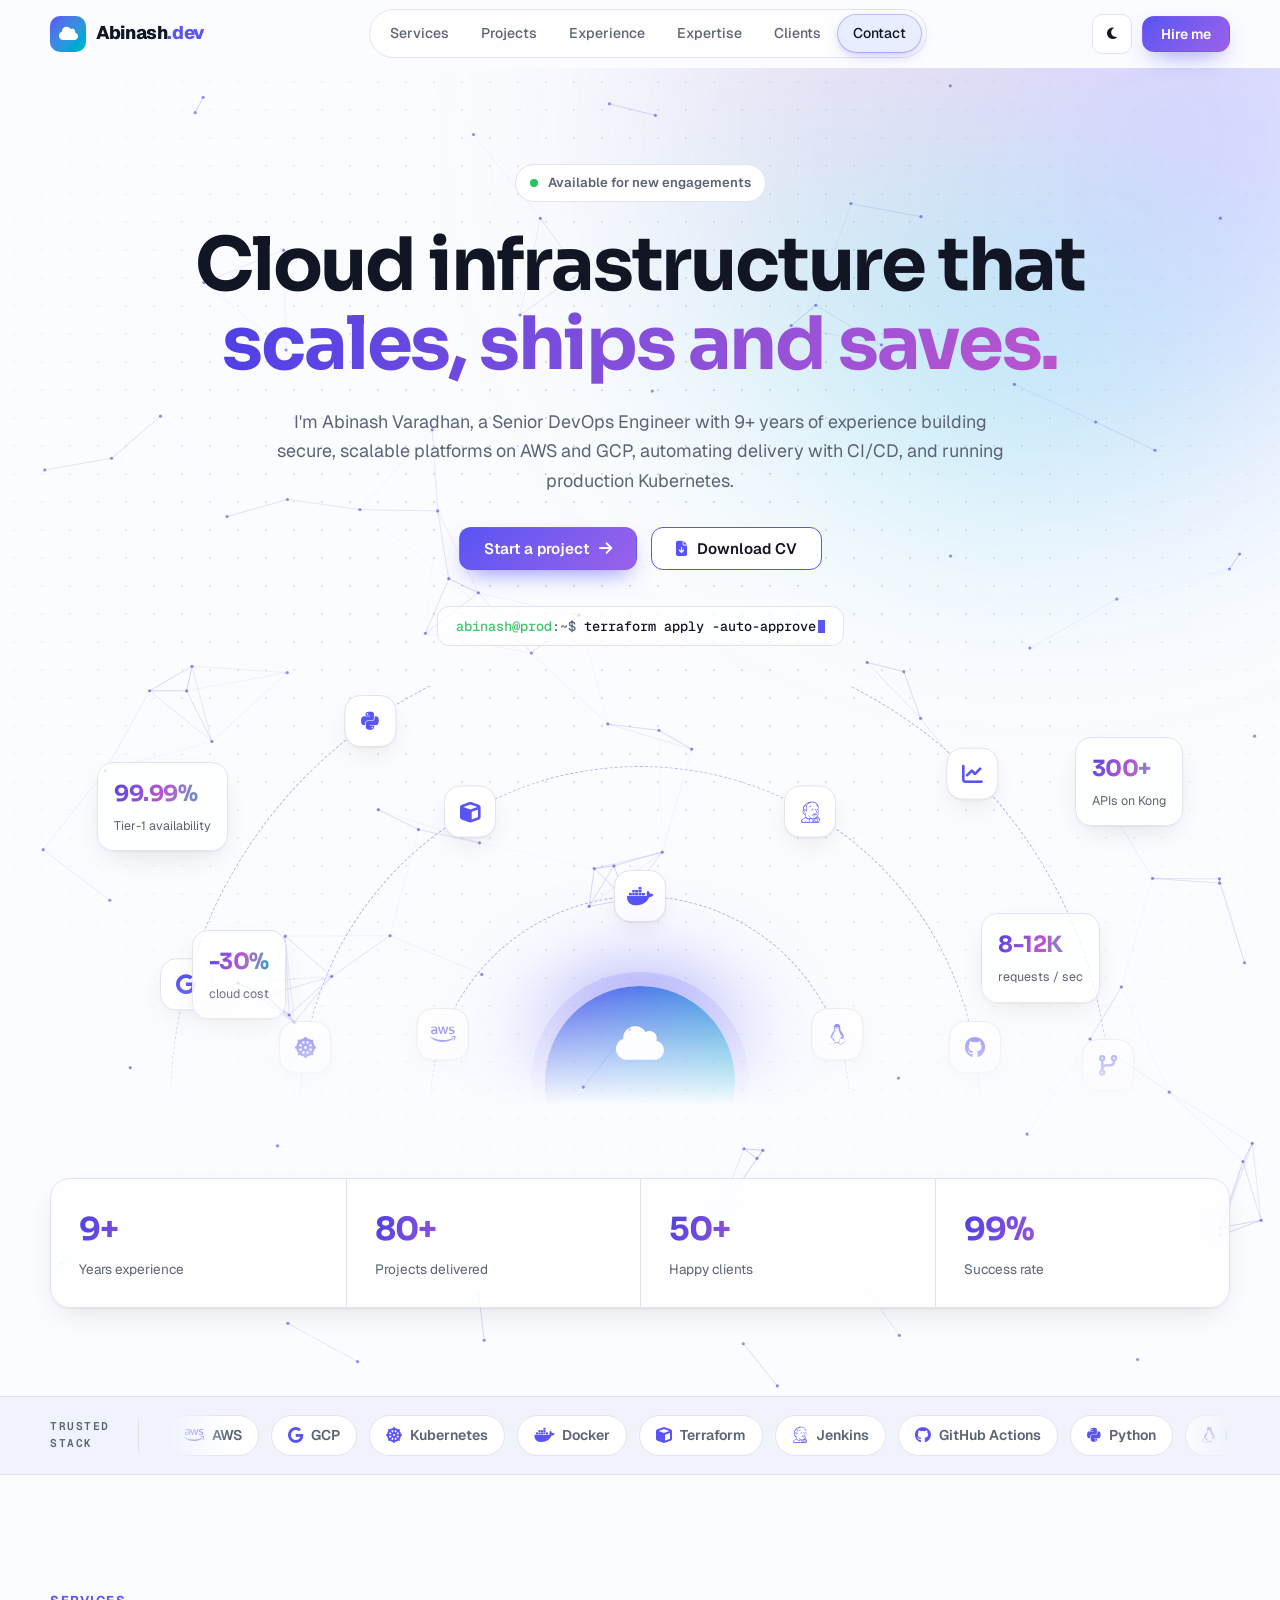
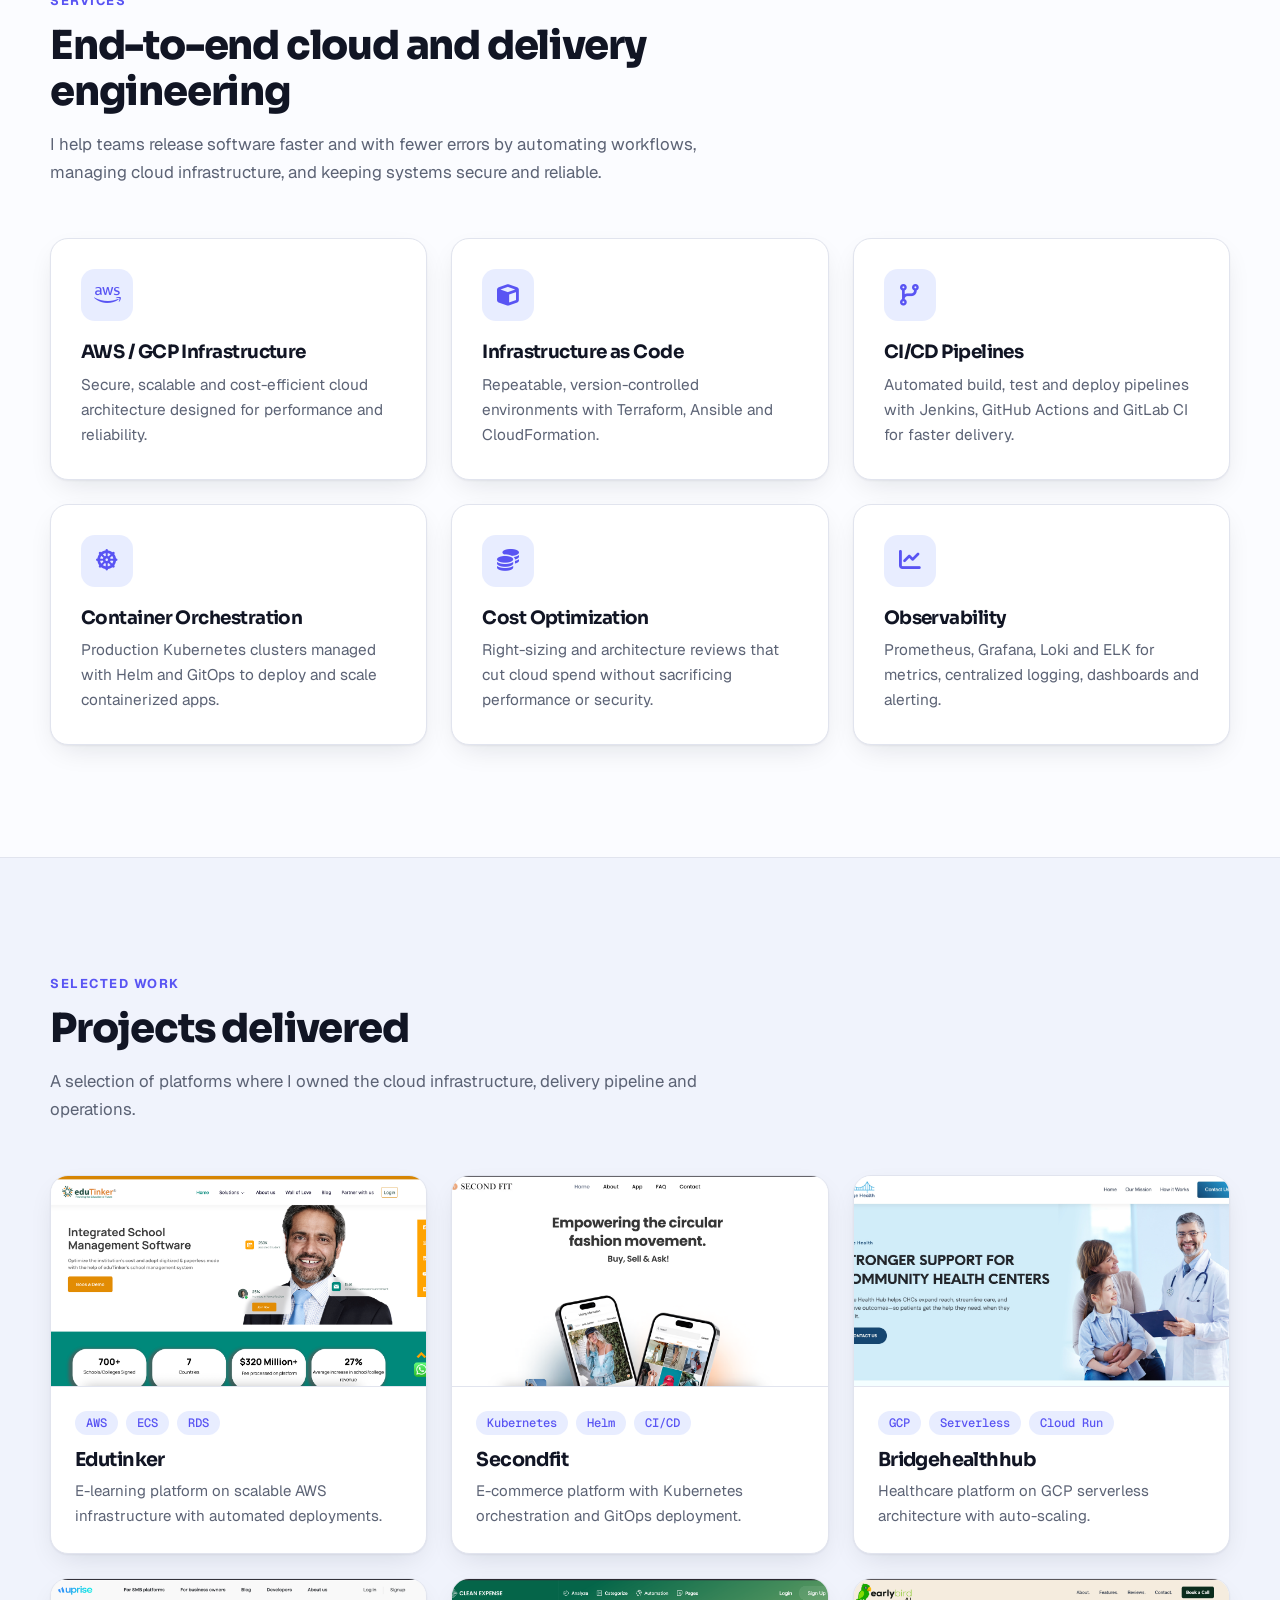
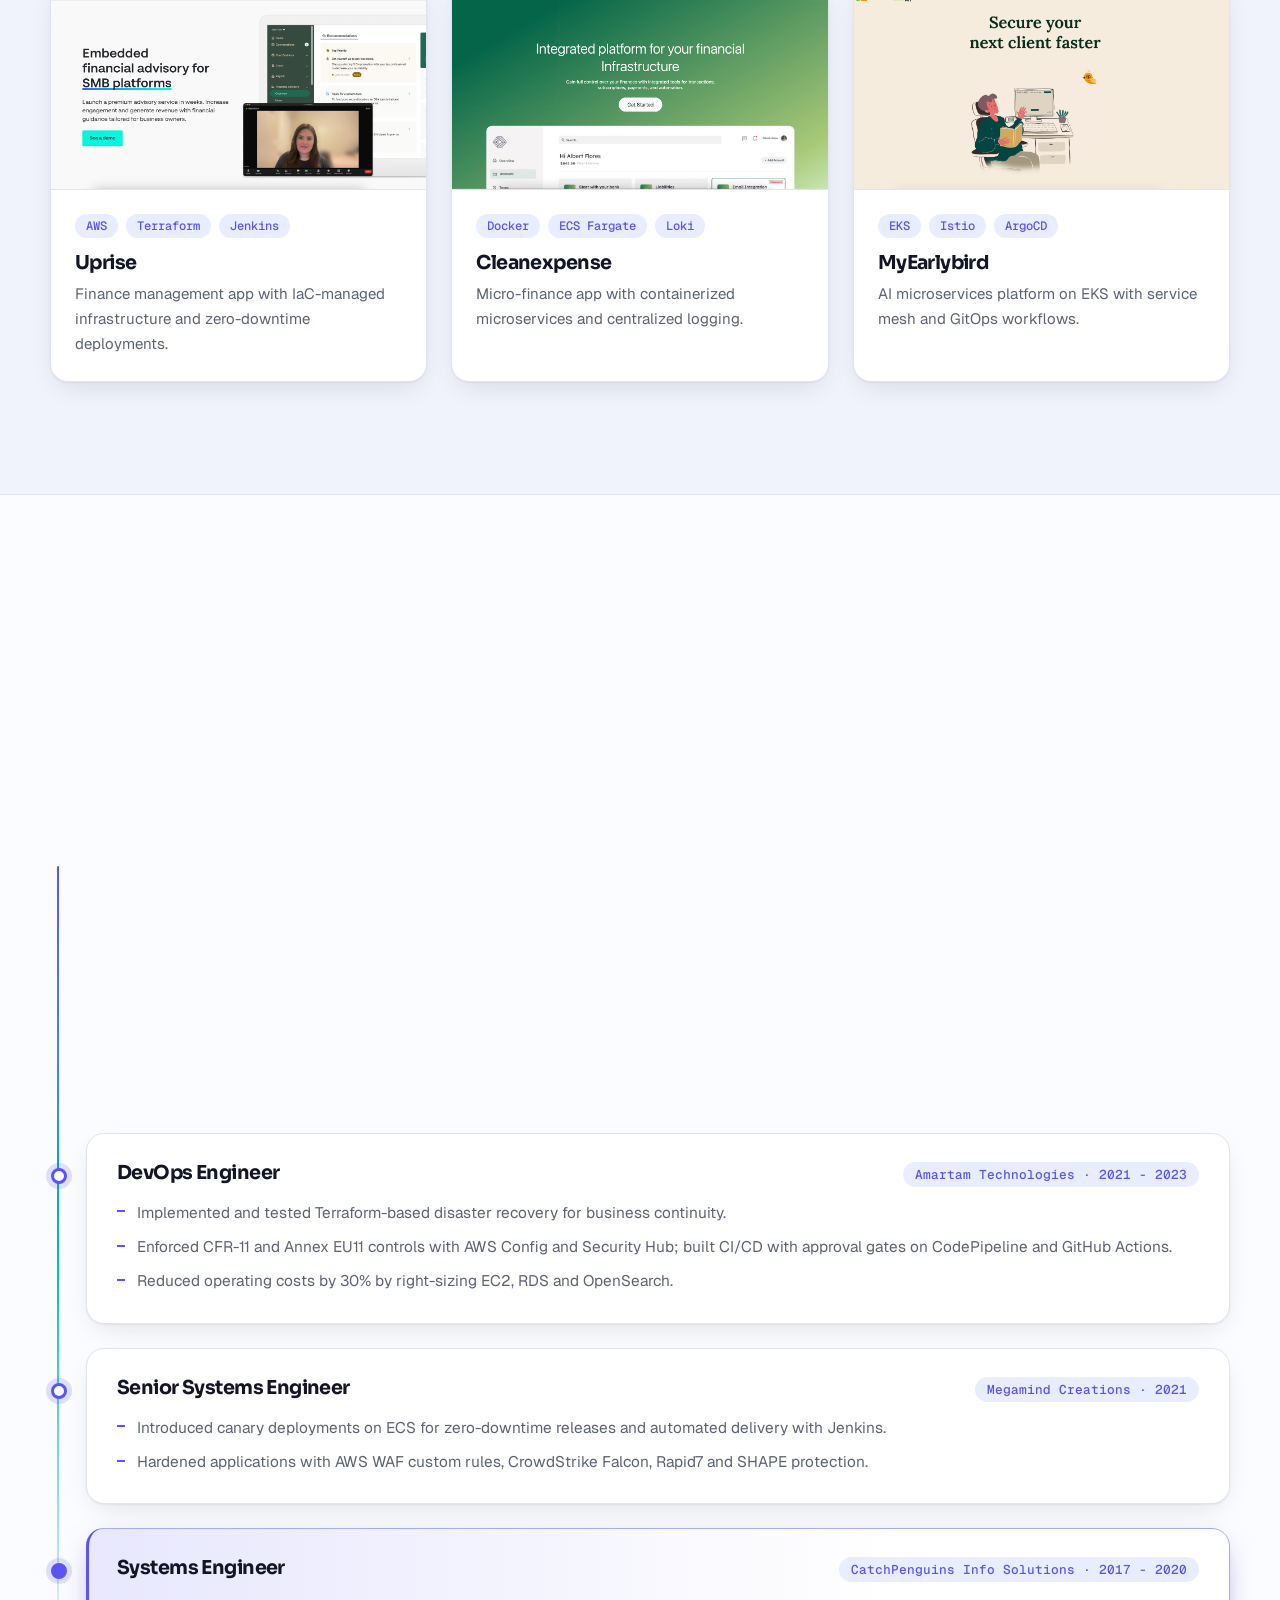
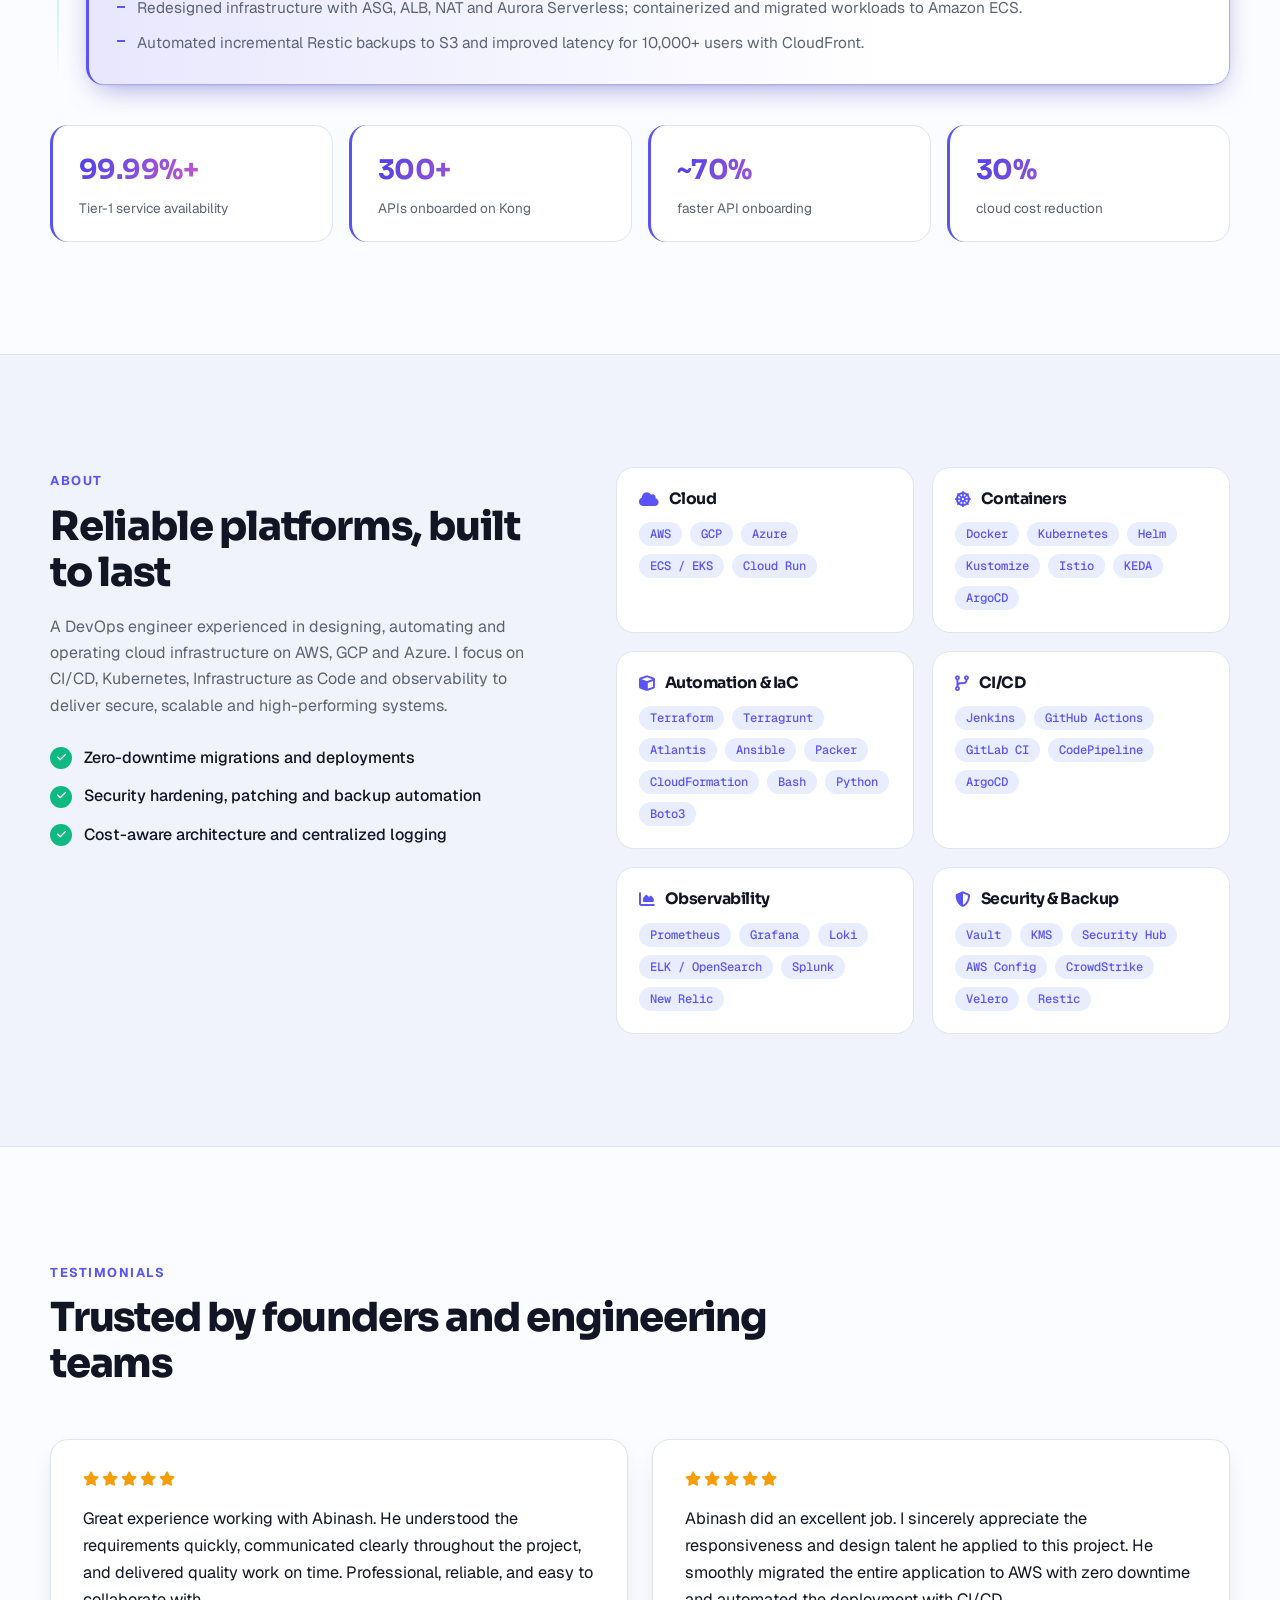
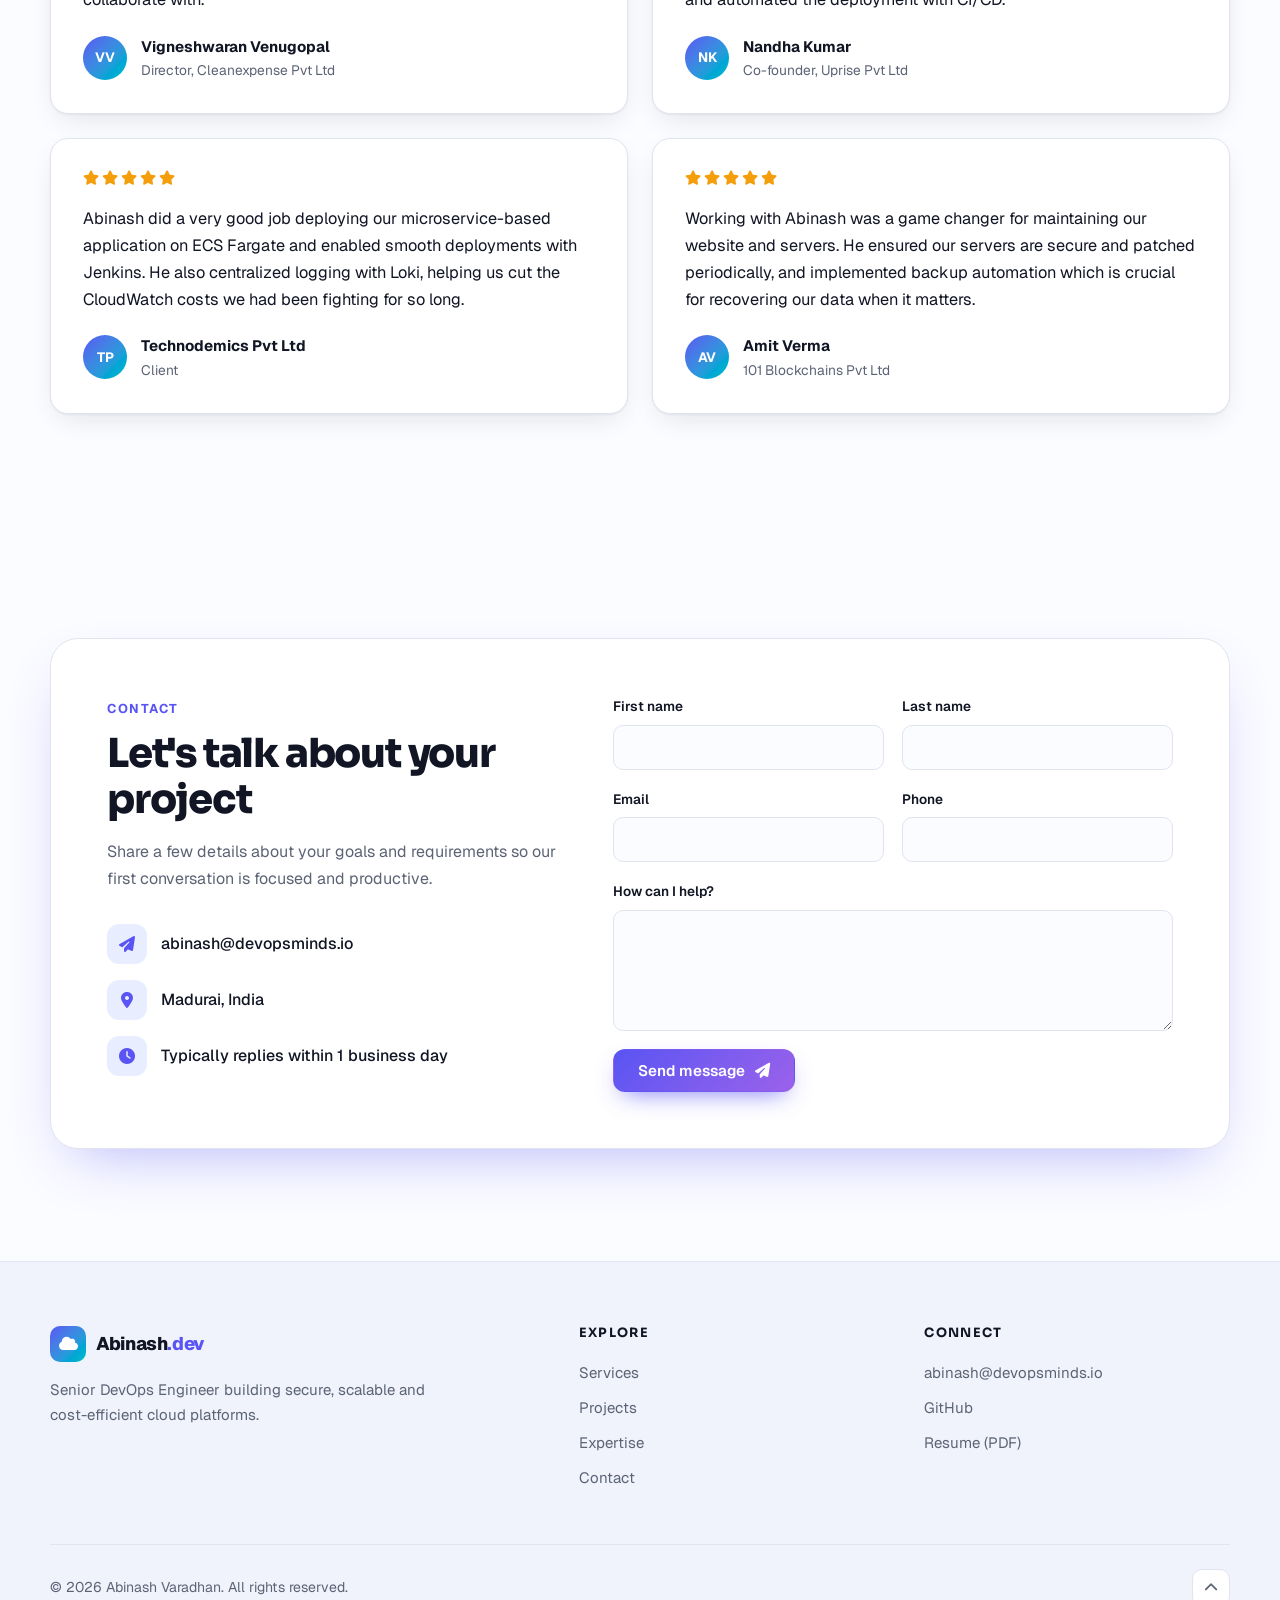
<file: index.html>
<!DOCTYPE html>
<html lang="en">
  <head>
    <meta charset="UTF-8" />
    <meta name="viewport" content="width=device-width, initial-scale=1.0" />
    <title>Abinash Varadhan | Senior DevOps &amp; Cloud Engineer</title>
    <meta name="description" content="Abinash Varadhan - Senior DevOps Engineer with 9+ years of experience in AWS, GCP, Kubernetes, Terraform, CI/CD and cloud cost optimization." />
    <meta name="keywords" content="DevOps, AWS, GCP, Kubernetes, Docker, Terraform, CI/CD, Cloud Infrastructure, SRE" />
    <meta name="author" content="Abinash Varadhan" />
    <meta name="theme-color" content="#0f1020" />
    <meta name="color-scheme" content="light dark" />

    <meta property="og:type" content="website" />
    <meta property="og:title" content="Abinash Varadhan | Senior DevOps &amp; Cloud Engineer" />
    <meta property="og:description" content="Secure, scalable and cost-efficient cloud infrastructure, CI/CD and Kubernetes platforms." />
    <meta property="og:image" content="./img/portfolio/myearlybird.png" />
    <meta name="twitter:card" content="summary_large_image" />

    <link rel="icon" type="image/png" href="./img/fevicon.png" />
    <link rel="preconnect" href="https://fonts.googleapis.com" />
    <link rel="preconnect" href="https://fonts.gstatic.com" crossorigin />
    <link rel="stylesheet" href="https://fonts.googleapis.com/css2?family=Geist:wght@400;500;600;700;800&family=Geist+Mono:wght@500&family=Sora:wght@600;700;800&display=swap" />
    <link rel="stylesheet" href="https://cdnjs.cloudflare.com/ajax/libs/font-awesome/6.4.0/css/all.min.css" />
    <link rel="stylesheet" href="./css/style.css" />
    <script>
      // Apply theme before paint to avoid a flash
      (function () {
        var t = localStorage.getItem("theme");
        if (!t) t = matchMedia("(prefers-color-scheme: dark)").matches ? "dark" : "light";
        document.documentElement.dataset.theme = t;
      })();
    </script>
    <script type="application/ld+json">
      {
        "@context": "https://schema.org",
        "@type": "Person",
        "name": "Abinash Varadhan",
        "jobTitle": "Senior DevOps Engineer",
        "email": "mailto:abinash@devopsminds.io",
        "address": { "@type": "PostalAddress", "addressLocality": "Madurai", "addressCountry": "IN" },
        "knowsAbout": ["AWS", "GCP", "Kubernetes", "Terraform", "CI/CD", "Docker"]
      }
    </script>
  </head>
  <body>
    <a class="skip-link" href="#main">Skip to content</a>
    <div class="scroll-progress" id="scrollProgress" aria-hidden="true"></div>

    <header class="site-header" id="top">
      <div class="container nav">
        <a href="#top" class="brand" aria-label="Abinash Varadhan - home">
          <span class="brand-mark"><i class="fas fa-cloud"></i></span>
          <span class="brand-name">Abinash<span>.dev</span></span>
        </a>

        <nav id="primary-nav" class="nav-links" aria-label="Primary">
          <span class="nav-ind" aria-hidden="true"></span>
          <a href="#services">Services</a>
          <a href="#projects">Projects</a>
          <a href="#experience">Experience</a>
          <a href="#expertise">Expertise</a>
          <a href="#testimonials">Clients</a>
          <a href="#contact">Contact</a>
        </nav>

        <div class="nav-actions">
          <button class="icon-btn" id="themeToggle" type="button" aria-label="Toggle dark mode">
            <i class="fas fa-moon" aria-hidden="true"></i>
            <i class="fas fa-sun" aria-hidden="true"></i>
          </button>
          <a href="#contact" class="btn btn-primary btn-sm nav-cta">Hire me</a>
          <button class="icon-btn menu-btn" id="menuBtn" type="button" aria-label="Open menu" aria-expanded="false" aria-controls="primary-nav">
            <i class="fas fa-bars" aria-hidden="true"></i>
          </button>
        </div>
      </div>
    </header>

    <main id="main">
      <!-- Hero -->
      <section class="hero">
        <div class="hero-bg" aria-hidden="true"></div>
        <canvas class="hero-canvas" id="heroCanvas" aria-hidden="true"></canvas>
        <div class="container hero-center">
          <p class="eyebrow"><span class="dot"></span> Available for new engagements</p>
          <h1>Cloud infrastructure that <span class="gradient-text">scales, ships and saves.</span></h1>
          <p class="lead">
            I'm Abinash Varadhan, a Senior DevOps Engineer with 9+ years of experience building secure, scalable
            platforms on AWS and GCP, automating delivery with CI/CD, and running production Kubernetes.
          </p>
          <div class="hero-cta">
            <a href="#contact" class="btn btn-primary">Start a project <i class="fas fa-arrow-right" aria-hidden="true"></i></a>
            <a href="./resume/Abinash_Varadhan_DevOps_Resume.pdf" target="_blank" rel="noopener" download class="btn btn-ghost btn-cv"><i class="fas fa-file-arrow-down" aria-hidden="true"></i> Download CV</a>
          </div>
          <p class="typed" aria-hidden="true"><span class="prompt">abinash@prod</span><span class="sep">:~$</span> <span id="typed"></span><span class="caret"></span></p>
        </div>

        <div class="container">
          <div class="orbit" aria-label="Core technology stack">
            <div class="orb-card oc-1"><strong>99.99%</strong><span>Tier-1 availability</span></div>
            <div class="orb-card oc-2"><strong>300+</strong><span>APIs on Kong</span></div>
            <div class="orb-card oc-3"><strong>-30%</strong><span>cloud cost</span></div>
            <div class="orb-card oc-4"><strong>8-12K</strong><span>requests / sec</span></div>

            <div class="ring" style="--d: 420px; --t: 40s">
              <div class="node" style="--a: 200deg"><span><i class="fab fa-aws"></i></span></div>
              <div class="node" style="--a: 270deg"><span><i class="fab fa-docker"></i></span></div>
              <div class="node" style="--a: 340deg"><span><i class="fab fa-linux"></i></span></div>
            </div>
            <div class="ring" style="--d: 680px; --t: 64s">
              <div class="node" style="--a: 190deg"><span><i class="fas fa-dharmachakra"></i></span></div>
              <div class="node" style="--a: 240deg"><span><i class="fas fa-cube"></i></span></div>
              <div class="node" style="--a: 300deg"><span><i class="fab fa-jenkins"></i></span></div>
              <div class="node" style="--a: 350deg"><span><i class="fab fa-github"></i></span></div>
            </div>
            <div class="ring" style="--d: 940px; --t: 90s">
              <div class="node" style="--a: 195deg"><span><i class="fab fa-google"></i></span></div>
              <div class="node" style="--a: 235deg"><span><i class="fab fa-python"></i></span></div>
              <div class="node" style="--a: 275deg"><span><i class="fas fa-shield-halved"></i></span></div>
              <div class="node" style="--a: 315deg"><span><i class="fas fa-chart-line"></i></span></div>
              <div class="node" style="--a: 355deg"><span><i class="fas fa-code-branch"></i></span></div>
            </div>
            <div class="core"><i class="fas fa-cloud"></i></div>
          </div>
        </div>

        <div class="container">
          <ul class="hero-stats reveal" aria-label="Highlights">
            <li><strong data-count="9" data-suffix="+">9+</strong><span>Years experience</span></li>
            <li><strong data-count="80" data-suffix="+">80+</strong><span>Projects delivered</span></li>
            <li><strong data-count="50" data-suffix="+">50+</strong><span>Happy clients</span></li>
            <li><strong data-count="99" data-suffix="%">99%</strong><span>Success rate</span></li>
          </ul>
        </div>
      </section>

      <!-- Technology strip -->
      <section class="tech-strip" aria-label="Core technologies">
        <div class="container strip-wrap">
          <p class="strip-label">Trusted<br />stack</p>
          <div class="marquee">
          <ul class="strip-list" id="marqueeTrack">
            <li><i class="fab fa-aws"></i> AWS</li>
            <li><i class="fab fa-google"></i> GCP</li>
            <li><i class="fas fa-dharmachakra"></i> Kubernetes</li>
            <li><i class="fab fa-docker"></i> Docker</li>
            <li><i class="fas fa-cube"></i> Terraform</li>
            <li><i class="fab fa-jenkins"></i> Jenkins</li>
            <li><i class="fab fa-github"></i> GitHub Actions</li>
            <li><i class="fab fa-python"></i> Python</li>
            <li><i class="fab fa-linux"></i> Linux</li>
          </ul>
          </div>
        </div>
      </section>

      <!-- Services -->
      <section class="section" id="services">
        <div class="container">
          <header class="section-head reveal">
            <p class="kicker">Services</p>
            <h2>End-to-end cloud and delivery engineering</h2>
            <p>I help teams release software faster and with fewer errors by automating workflows, managing cloud infrastructure, and keeping systems secure and reliable.</p>
          </header>

          <div class="grid grid-3">
            <article class="card service reveal">
              <span class="icon"><i class="fab fa-aws"></i></span>
              <h3>AWS / GCP Infrastructure</h3>
              <p>Secure, scalable and cost-efficient cloud architecture designed for performance and reliability.</p>
            </article>
            <article class="card service reveal">
              <span class="icon"><i class="fas fa-cube"></i></span>
              <h3>Infrastructure as Code</h3>
              <p>Repeatable, version-controlled environments with Terraform, Ansible and CloudFormation.</p>
            </article>
            <article class="card service reveal">
              <span class="icon"><i class="fas fa-code-branch"></i></span>
              <h3>CI/CD Pipelines</h3>
              <p>Automated build, test and deploy pipelines with Jenkins, GitHub Actions and GitLab CI for faster delivery.</p>
            </article>
            <article class="card service reveal">
              <span class="icon"><i class="fas fa-dharmachakra"></i></span>
              <h3>Container Orchestration</h3>
              <p>Production Kubernetes clusters managed with Helm and GitOps to deploy and scale containerized apps.</p>
            </article>
            <article class="card service reveal">
              <span class="icon"><i class="fas fa-coins"></i></span>
              <h3>Cost Optimization</h3>
              <p>Right-sizing and architecture reviews that cut cloud spend without sacrificing performance or security.</p>
            </article>
            <article class="card service reveal">
              <span class="icon"><i class="fas fa-chart-line"></i></span>
              <h3>Observability</h3>
              <p>Prometheus, Grafana, Loki and ELK for metrics, centralized logging, dashboards and alerting.</p>
            </article>
          </div>
        </div>
      </section>

      <!-- Projects -->
      <section class="section section-alt" id="projects">
        <div class="container">
          <header class="section-head reveal">
            <p class="kicker">Selected work</p>
            <h2>Projects delivered</h2>
            <p>A selection of platforms where I owned the cloud infrastructure, delivery pipeline and operations.</p>
          </header>

          <div class="grid grid-3">
            <a class="card project reveal" href="./img/portfolio/edutinker.png" target="_blank" rel="noopener">
              <div class="thumb"><img loading="lazy" src="./img/portfolio/edutinker.png" alt="Edutinker e-learning platform" /></div>
              <div class="body">
                <ul class="tags"><li>AWS</li><li>ECS</li><li>RDS</li></ul>
                <h3>Edutinker</h3>
                <p>E-learning platform on scalable AWS infrastructure with automated deployments.</p>
              </div>
            </a>
            <a class="card project reveal" href="./img/portfolio/secondfit.png" target="_blank" rel="noopener">
              <div class="thumb"><img loading="lazy" src="./img/portfolio/secondfit.png" alt="Secondfit e-commerce platform" /></div>
              <div class="body">
                <ul class="tags"><li>Kubernetes</li><li>Helm</li><li>CI/CD</li></ul>
                <h3>Secondfit</h3>
                <p>E-commerce platform with Kubernetes orchestration and GitOps deployment.</p>
              </div>
            </a>
            <a class="card project reveal" href="./img/portfolio/healthbridge.png" target="_blank" rel="noopener">
              <div class="thumb"><img loading="lazy" src="./img/portfolio/healthbridge.png" alt="Bridgehealthhub healthcare platform" /></div>
              <div class="body">
                <ul class="tags"><li>GCP</li><li>Serverless</li><li>Cloud Run</li></ul>
                <h3>Bridgehealthhub</h3>
                <p>Healthcare platform on GCP serverless architecture with auto-scaling.</p>
              </div>
            </a>
            <a class="card project reveal" href="./img/portfolio/uprise.png" target="_blank" rel="noopener">
              <div class="thumb"><img loading="lazy" src="./img/portfolio/uprise.png" alt="Uprise finance management app" /></div>
              <div class="body">
                <ul class="tags"><li>AWS</li><li>Terraform</li><li>Jenkins</li></ul>
                <h3>Uprise</h3>
                <p>Finance management app with IaC-managed infrastructure and zero-downtime deployments.</p>
              </div>
            </a>
            <a class="card project reveal" href="./img/portfolio/cleanexpense.png" target="_blank" rel="noopener">
              <div class="thumb"><img loading="lazy" src="./img/portfolio/cleanexpense.png" alt="Cleanexpense micro finance app" /></div>
              <div class="body">
                <ul class="tags"><li>Docker</li><li>ECS Fargate</li><li>Loki</li></ul>
                <h3>Cleanexpense</h3>
                <p>Micro-finance app with containerized microservices and centralized logging.</p>
              </div>
            </a>
            <a class="card project reveal" href="./img/portfolio/myearlybird.png" target="_blank" rel="noopener">
              <div class="thumb"><img loading="lazy" src="./img/portfolio/myearlybird.png" alt="MyEarlybird AI microservices platform" /></div>
              <div class="body">
                <ul class="tags"><li>EKS</li><li>Istio</li><li>ArgoCD</li></ul>
                <h3>MyEarlybird</h3>
                <p>AI microservices platform on EKS with service mesh and GitOps workflows.</p>
              </div>
            </a>
          </div>
        </div>
      </section>

      <!-- Experience -->
      <section class="section" id="experience">
        <div class="container">
          <header class="section-head reveal">
            <p class="kicker">Experience</p>
            <h2>Production-grade engineering, end to end</h2>
            <p>Hands-on across infrastructure, security, reliability and delivery, from startups to regulated environments.</p>
          </header>

          <ol class="timeline">
            <li class="tl-item reveal">
              <div class="tl-head">
                <h3>Senior DevOps Engineer</h3>
                <span class="tl-org">Ahrvo Labs &middot; 2023 - 2026</span>
              </div>
              <ul class="bullets">
                <li>Owned Tier-1 shared services for a global publishing leader, supporting millions of users at 99.99%+ availability.</li>
                <li>Architected a centralized Kong API Gateway (EKS control plane, ECS Fargate data plane), onboarding 300+ APIs for 20+ teams at 8K-12K RPS.</li>
                <li>Built OpenAPI-driven Jenkins pipelines that cut API onboarding time by ~70%; delivered Terraform and GitHub Actions IaC across environments.</li>
                <li>Led multi-account AWS networking, DR exercises against RTO/RPO targets, Golden Signals observability with New Relic, and Kyverno policy enforcement.</li>
              </ul>
            </li>
            <li class="tl-item reveal">
              <div class="tl-head">
                <h3>DevOps Engineer</h3>
                <span class="tl-org">Amartam Technologies &middot; 2021 - 2023</span>
              </div>
              <ul class="bullets">
                <li>Implemented and tested Terraform-based disaster recovery for business continuity.</li>
                <li>Enforced CFR-11 and Annex EU11 controls with AWS Config and Security Hub; built CI/CD with approval gates on CodePipeline and GitHub Actions.</li>
                <li>Reduced operating costs by 30% by right-sizing EC2, RDS and OpenSearch.</li>
              </ul>
            </li>
            <li class="tl-item reveal">
              <div class="tl-head">
                <h3>Senior Systems Engineer</h3>
                <span class="tl-org">Megamind Creations &middot; 2021</span>
              </div>
              <ul class="bullets">
                <li>Introduced canary deployments on ECS for zero-downtime releases and automated delivery with Jenkins.</li>
                <li>Hardened applications with AWS WAF custom rules, CrowdStrike Falcon, Rapid7 and SHAPE protection.</li>
              </ul>
            </li>
            <li class="tl-item reveal">
              <div class="tl-head">
                <h3>Systems Engineer</h3>
                <span class="tl-org">CatchPenguins Info Solutions &middot; 2017 - 2020</span>
              </div>
              <ul class="bullets">
                <li>Redesigned infrastructure with ASG, ALB, NAT and Aurora Serverless; containerized and migrated workloads to Amazon ECS.</li>
                <li>Automated incremental Restic backups to S3 and improved latency for 10,000+ users with CloudFront.</li>
              </ul>
            </li>
          </ol>

          <div class="highlights reveal">
            <div><strong>99.99%+</strong><span>Tier-1 service availability</span></div>
            <div><strong>300+</strong><span>APIs onboarded on Kong</span></div>
            <div><strong>~70%</strong><span>faster API onboarding</span></div>
            <div><strong>30%</strong><span>cloud cost reduction</span></div>
          </div>
        </div>
      </section>

      <!-- Expertise -->
      <section class="section section-alt" id="expertise">
        <div class="container split">
          <div class="reveal">
            <p class="kicker">About</p>
            <h2>Reliable platforms, built to last</h2>
            <p class="muted">
              A DevOps engineer experienced in designing, automating and operating cloud infrastructure on AWS, GCP and Azure.
              I focus on CI/CD, Kubernetes, Infrastructure as Code and observability to deliver secure, scalable and
              high-performing systems.
            </p>
            <ul class="checks">
              <li><i class="fas fa-check"></i> Zero-downtime migrations and deployments</li>
              <li><i class="fas fa-check"></i> Security hardening, patching and backup automation</li>
              <li><i class="fas fa-check"></i> Cost-aware architecture and centralized logging</li>
            </ul>
          </div>

          <div class="stack reveal">
            <div class="stack-group">
              <h3><i class="fas fa-cloud"></i> Cloud</h3>
              <ul class="tags"><li>AWS</li><li>GCP</li><li>Azure</li><li>ECS / EKS</li><li>Cloud Run</li></ul>
            </div>
            <div class="stack-group">
              <h3><i class="fas fa-dharmachakra"></i> Containers</h3>
              <ul class="tags"><li>Docker</li><li>Kubernetes</li><li>Helm</li><li>Kustomize</li><li>Istio</li><li>KEDA</li><li>ArgoCD</li></ul>
            </div>
            <div class="stack-group">
              <h3><i class="fas fa-cube"></i> Automation &amp; IaC</h3>
              <ul class="tags"><li>Terraform</li><li>Terragrunt</li><li>Atlantis</li><li>Ansible</li><li>Packer</li><li>CloudFormation</li><li>Bash</li><li>Python</li><li>Boto3</li></ul>
            </div>
            <div class="stack-group">
              <h3><i class="fas fa-code-branch"></i> CI/CD</h3>
              <ul class="tags"><li>Jenkins</li><li>GitHub Actions</li><li>GitLab CI</li><li>CodePipeline</li><li>ArgoCD</li></ul>
            </div>
            <div class="stack-group">
              <h3><i class="fas fa-chart-area"></i> Observability</h3>
              <ul class="tags"><li>Prometheus</li><li>Grafana</li><li>Loki</li><li>ELK / OpenSearch</li><li>Splunk</li><li>New Relic</li></ul>
            </div>
            <div class="stack-group">
              <h3><i class="fas fa-shield-halved"></i> Security &amp; Backup</h3>
              <ul class="tags"><li>Vault</li><li>KMS</li><li>Security Hub</li><li>AWS Config</li><li>CrowdStrike</li><li>Velero</li><li>Restic</li></ul>
            </div>
          </div>
        </div>
      </section>

      <!-- Testimonials -->
      <section class="section" id="testimonials">
        <div class="container">
          <header class="section-head reveal">
            <p class="kicker">Testimonials</p>
            <h2>Trusted by founders and engineering teams</h2>
          </header>

          <div class="grid grid-2">
            <figure class="card quote reveal">
              <div class="stars" aria-label="5 out of 5 stars"><i class="fas fa-star"></i><i class="fas fa-star"></i><i class="fas fa-star"></i><i class="fas fa-star"></i><i class="fas fa-star"></i></div>
              <blockquote>Great experience working with Abinash. He understood the requirements quickly, communicated clearly throughout the project, and delivered quality work on time. Professional, reliable, and easy to collaborate with.</blockquote>
              <figcaption><span class="avatar">VV</span><span><strong>Vigneshwaran Venugopal</strong>Director, Cleanexpense Pvt Ltd</span></figcaption>
            </figure>
            <figure class="card quote reveal">
              <div class="stars" aria-label="5 out of 5 stars"><i class="fas fa-star"></i><i class="fas fa-star"></i><i class="fas fa-star"></i><i class="fas fa-star"></i><i class="fas fa-star"></i></div>
              <blockquote>Abinash did an excellent job. I sincerely appreciate the responsiveness and design talent he applied to this project. He smoothly migrated the entire application to AWS with zero downtime and automated the deployment with CI/CD.</blockquote>
              <figcaption><span class="avatar">NK</span><span><strong>Nandha Kumar</strong>Co-founder, Uprise Pvt Ltd</span></figcaption>
            </figure>
            <figure class="card quote reveal">
              <div class="stars" aria-label="5 out of 5 stars"><i class="fas fa-star"></i><i class="fas fa-star"></i><i class="fas fa-star"></i><i class="fas fa-star"></i><i class="fas fa-star"></i></div>
              <blockquote>Abinash did a very good job deploying our microservice-based application on ECS Fargate and enabled smooth deployments with Jenkins. He also centralized logging with Loki, helping us cut the CloudWatch costs we had been fighting for so long.</blockquote>
              <figcaption><span class="avatar">TP</span><span><strong>Technodemics Pvt Ltd</strong>Client</span></figcaption>
            </figure>
            <figure class="card quote reveal">
              <div class="stars" aria-label="5 out of 5 stars"><i class="fas fa-star"></i><i class="fas fa-star"></i><i class="fas fa-star"></i><i class="fas fa-star"></i><i class="fas fa-star"></i></div>
              <blockquote>Working with Abinash was a game changer for maintaining our website and servers. He ensured our servers are secure and patched periodically, and implemented backup automation which is crucial for recovering our data when it matters.</blockquote>
              <figcaption><span class="avatar">AV</span><span><strong>Amit Verma</strong>101 Blockchains Pvt Ltd</span></figcaption>
            </figure>
          </div>
        </div>
      </section>

      <!-- Contact -->
      <section class="section" id="contact">
        <div class="container">
          <div class="contact-wrap reveal">
            <div class="contact-info">
              <p class="kicker">Contact</p>
              <h2>Let's talk about your project</h2>
              <p class="muted">Share a few details about your goals and requirements so our first conversation is focused and productive.</p>
              <ul class="info-list">
                <li><i class="fas fa-paper-plane"></i><a href="mailto:abinash@devopsminds.io">abinash@devopsminds.io</a></li>
                <li><i class="fas fa-location-dot"></i><span>Madurai, India</span></li>
                <li><i class="fas fa-clock"></i><span>Typically replies within 1 business day</span></li>
              </ul>
            </div>

            <form class="contact-form" action="https://formsubmit.co/abinash@devopsminds.io" method="POST" data-web3forms-key="d3f00231-1292-408c-84de-512d39f494d3" novalidate>
              <input type="hidden" name="_template" value="table" />
              <input type="hidden" name="_captcha" value="false" />
              <input type="hidden" name="_subject" value="Portfolio contact" />
              <input type="text" name="_honey" class="hp" tabindex="-1" autocomplete="off" aria-hidden="true" />

              <div class="row">
                <label>First name<input type="text" name="fname" autocomplete="given-name" required /></label>
                <label>Last name<input type="text" name="lname" autocomplete="family-name" required /></label>
              </div>
              <div class="row">
                <label>Email<input type="email" name="email" autocomplete="email" required /></label>
                <label>Phone<input type="tel" name="phone" autocomplete="tel" /></label>
              </div>
              <label>How can I help?<textarea name="message" rows="5" required></textarea></label>
              <button type="submit" class="btn btn-primary">Send message <i class="fas fa-paper-plane" aria-hidden="true"></i></button>
              <p class="form-status" id="formStatus" role="status" aria-live="polite"></p>
            </form>
          </div>
        </div>
      </section>
    </main>

    <footer class="site-footer">
      <div class="container footer-grid">
        <div>
          <a href="#top" class="brand">
            <span class="brand-mark"><i class="fas fa-cloud"></i></span>
            <span class="brand-name">Abinash<span>.dev</span></span>
          </a>
          <p class="muted">Senior DevOps Engineer building secure, scalable and cost-efficient cloud platforms.</p>
        </div>
        <nav aria-label="Footer">
          <h3>Explore</h3>
          <a href="#services">Services</a>
          <a href="#projects">Projects</a>
          <a href="#expertise">Expertise</a>
          <a href="#contact">Contact</a>
        </nav>
        <div>
          <h3>Connect</h3>
          <a href="mailto:abinash@devopsminds.io">abinash@devopsminds.io</a>
          <a href="https://github.com/abinashvaradhan" target="_blank" rel="noopener">GitHub</a>
          <a href="./resume/Abinash_Varadhan_DevOps_Resume.pdf" target="_blank" rel="noopener">Resume (PDF)</a>
        </div>
      </div>
      <div class="container footer-bottom">
        <p>&copy; <span id="year">2026</span> Abinash Varadhan. All rights reserved.</p>
        <a href="#top" class="back-top" aria-label="Back to top"><i class="fas fa-chevron-up"></i></a>
      </div>
    </footer>

    <script src="./js/app.js" defer></script>
  </body>
</html>
</file>
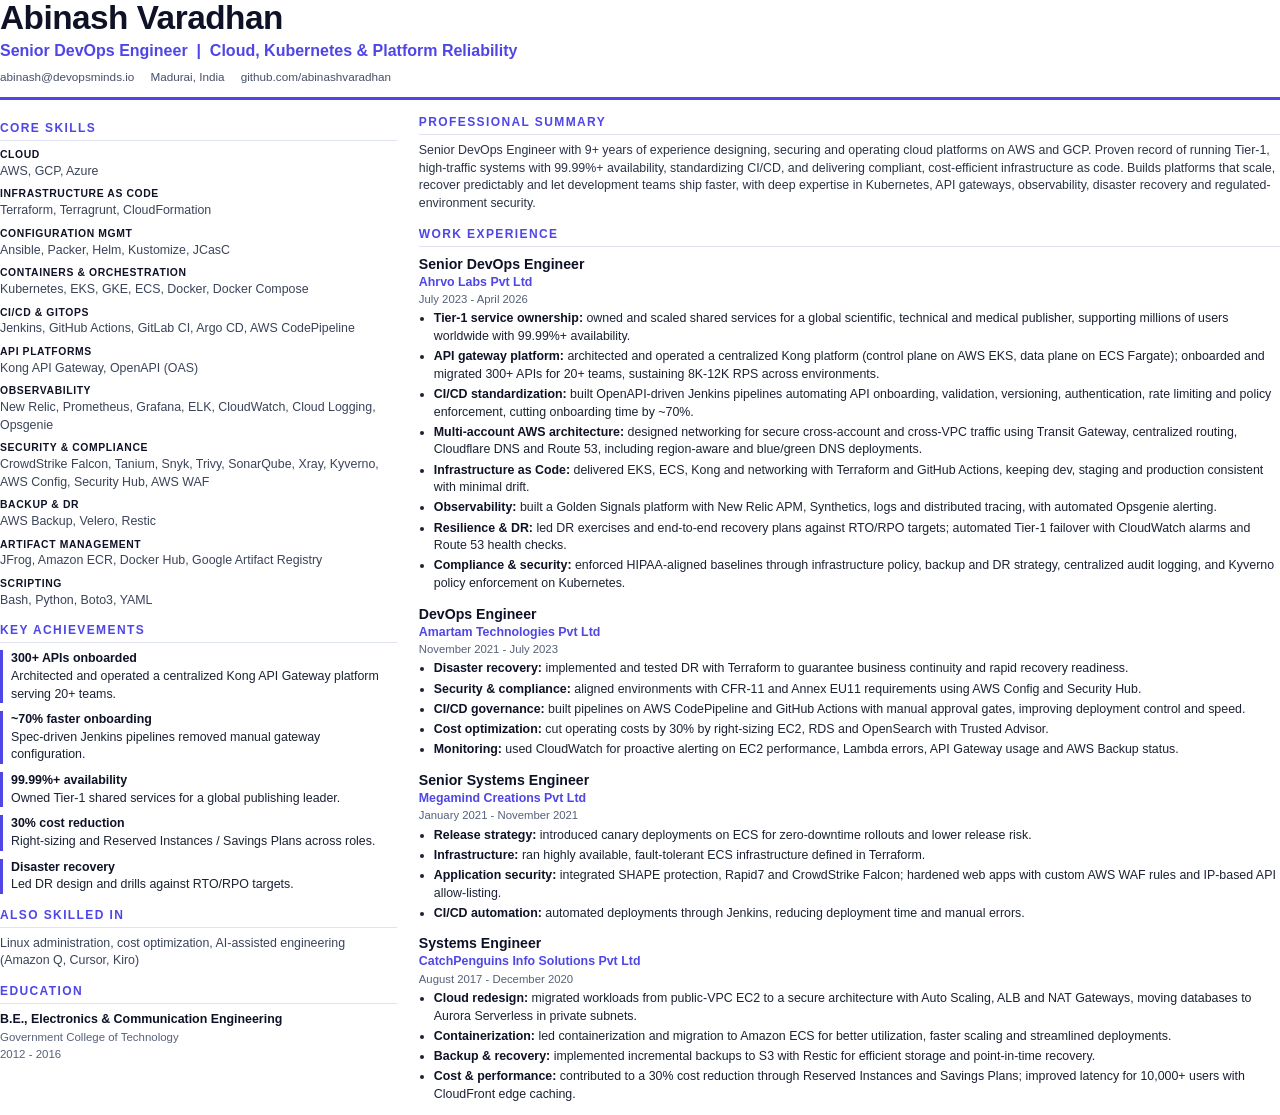
<file: resume/resume.html>
<!DOCTYPE html>
<html lang="en">
<head>
<meta charset="UTF-8" />
<title>Abinash Varadhan - Senior DevOps Engineer</title>
<style>
  @page { size: A4; margin: 13mm 14mm; }
  * { box-sizing: border-box; margin: 0; padding: 0; }
  body {
    font-family: -apple-system, "Helvetica Neue", Arial, sans-serif;
    font-size: 9.3pt; line-height: 1.42; color: #1b2233;
  }
  header { padding-bottom: 11px; border-bottom: 3px solid #4f46e5; margin-bottom: 4px; }
  h1 { font-size: 25pt; letter-spacing: -0.5px; line-height: 1.1; color: #0f1226; }
  .role { font-size: 12pt; font-weight: 600; color: #4f46e5; margin-top: 3px; }
  .contact { margin-top: 7px; font-size: 8.8pt; color: #475069; display: flex; flex-wrap: wrap; gap: 3px 16px; }
  .layout { display: grid; grid-template-columns: 31% 1fr; gap: 0 22px; }
  aside { padding-top: 6px; }
  h2 {
    font-size: 9pt; text-transform: uppercase; letter-spacing: 1.4px; color: #4f46e5;
    border-bottom: 1px solid #dfe3f0; padding-bottom: 3px; margin: 13px 0 7px;
  }
  aside h2:first-child, main h2:first-child { margin-top: 10px; }
  .sk { margin-bottom: 7px; break-inside: avoid; }
  .sk b { display: block; font-size: 7.8pt; text-transform: uppercase; letter-spacing: 0.6px; color: #0f1226; }
  .sk span { color: #3a4358; }
  .ach { margin-bottom: 8px; padding-left: 8px; border-left: 3px solid #4f46e5; break-inside: avoid; }
  .ach b { display: block; color: #0f1226; }
  .edu b { display: block; color: #0f1226; }
  .edu span { color: #566079; font-size: 8.6pt; }
  .job { margin-bottom: 11px; }
  .job-head { break-after: avoid; }
  .job-head h3 { font-size: 10.6pt; color: #0f1226; }
  .job-head .org { font-weight: 700; color: #4f46e5; }
  .meta { font-size: 8.5pt; color: #566079; margin-bottom: 3px; }
  ul { margin: 3px 0 0 15px; }
  li { margin-bottom: 2.6px; }
  li b { color: #0f1226; }
  p.summary { color: #2b3347; margin-top: 2px; }
</style>
</head>
<body>
<header>
  <h1>Abinash Varadhan</h1>
  <div class="role">Senior DevOps Engineer &nbsp;|&nbsp; Cloud, Kubernetes &amp; Platform Reliability</div>
  <div class="contact">
    <span>abinash@devopsminds.io</span>
    <span>Madurai, India</span>
    <span>github.com/abinashvaradhan</span>
  </div>
</header>

<div class="layout">
<aside>
  <h2>Core Skills</h2>
  <div class="sk"><b>Cloud</b><span>AWS, GCP, Azure</span></div>
  <div class="sk"><b>Infrastructure as Code</b><span>Terraform, Terragrunt, CloudFormation</span></div>
  <div class="sk"><b>Configuration Mgmt</b><span>Ansible, Packer, Helm, Kustomize, JCasC</span></div>
  <div class="sk"><b>Containers &amp; Orchestration</b><span>Kubernetes, EKS, GKE, ECS, Docker, Docker Compose</span></div>
  <div class="sk"><b>CI/CD &amp; GitOps</b><span>Jenkins, GitHub Actions, GitLab CI, Argo CD, AWS CodePipeline</span></div>
  <div class="sk"><b>API Platforms</b><span>Kong API Gateway, OpenAPI (OAS)</span></div>
  <div class="sk"><b>Observability</b><span>New Relic, Prometheus, Grafana, ELK, CloudWatch, Cloud Logging, Opsgenie</span></div>
  <div class="sk"><b>Security &amp; Compliance</b><span>CrowdStrike Falcon, Tanium, Snyk, Trivy, SonarQube, Xray, Kyverno, AWS Config, Security Hub, AWS WAF</span></div>
  <div class="sk"><b>Backup &amp; DR</b><span>AWS Backup, Velero, Restic</span></div>
  <div class="sk"><b>Artifact Management</b><span>JFrog, Amazon ECR, Docker Hub, Google Artifact Registry</span></div>
  <div class="sk"><b>Scripting</b><span>Bash, Python, Boto3, YAML</span></div>

  <h2>Key Achievements</h2>
  <div class="ach"><b>300+ APIs onboarded</b>Architected and operated a centralized Kong API Gateway platform serving 20+ teams.</div>
  <div class="ach"><b>~70% faster onboarding</b>Spec-driven Jenkins pipelines removed manual gateway configuration.</div>
  <div class="ach"><b>99.99%+ availability</b>Owned Tier-1 shared services for a global publishing leader.</div>
  <div class="ach"><b>30% cost reduction</b>Right-sizing and Reserved Instances / Savings Plans across roles.</div>
  <div class="ach"><b>Disaster recovery</b>Led DR design and drills against RTO/RPO targets.</div>

  <h2>Also Skilled In</h2>
  <div class="sk"><span>Linux administration, cost optimization, AI-assisted engineering (Amazon Q, Cursor, Kiro)</span></div>

  <h2>Education</h2>
  <div class="edu"><b>B.E., Electronics &amp; Communication Engineering</b>
  <span>Government College of Technology<br>2012 - 2016</span></div>
</aside>

<main>
  <h2>Professional Summary</h2>
  <p class="summary">
    Senior DevOps Engineer with 9+ years of experience designing, securing and operating cloud platforms on AWS and GCP.
    Proven record of running Tier-1, high-traffic systems with 99.99%+ availability, standardizing CI/CD, and delivering
    compliant, cost-efficient infrastructure as code. Builds platforms that scale, recover predictably and let
    development teams ship faster, with deep expertise in Kubernetes, API gateways, observability, disaster recovery
    and regulated-environment security.
  </p>

  <h2>Work Experience</h2>

  <div class="job">
    <div class="job-head"><h3>Senior DevOps Engineer</h3><span class="org">Ahrvo Labs Pvt Ltd</span></div>
    <div class="meta">July 2023 - April 2026</div>
    <ul>
      <li><b>Tier-1 service ownership:</b> owned and scaled shared services for a global scientific, technical and medical publisher, supporting millions of users worldwide with 99.99%+ availability.</li>
      <li><b>API gateway platform:</b> architected and operated a centralized Kong platform (control plane on AWS EKS, data plane on ECS Fargate); onboarded and migrated 300+ APIs for 20+ teams, sustaining 8K-12K RPS across environments.</li>
      <li><b>CI/CD standardization:</b> built OpenAPI-driven Jenkins pipelines automating API onboarding, validation, versioning, authentication, rate limiting and policy enforcement, cutting onboarding time by ~70%.</li>
      <li><b>Multi-account AWS architecture:</b> designed networking for secure cross-account and cross-VPC traffic using Transit Gateway, centralized routing, Cloudflare DNS and Route 53, including region-aware and blue/green DNS deployments.</li>
      <li><b>Infrastructure as Code:</b> delivered EKS, ECS, Kong and networking with Terraform and GitHub Actions, keeping dev, staging and production consistent with minimal drift.</li>
      <li><b>Observability:</b> built a Golden Signals platform with New Relic APM, Synthetics, logs and distributed tracing, with automated Opsgenie alerting.</li>
      <li><b>Resilience &amp; DR:</b> led DR exercises and end-to-end recovery plans against RTO/RPO targets; automated Tier-1 failover with CloudWatch alarms and Route 53 health checks.</li>
      <li><b>Compliance &amp; security:</b> enforced HIPAA-aligned baselines through infrastructure policy, backup and DR strategy, centralized audit logging, and Kyverno policy enforcement on Kubernetes.</li>
    </ul>
  </div>

  <div class="job">
    <div class="job-head"><h3>DevOps Engineer</h3><span class="org">Amartam Technologies Pvt Ltd</span></div>
    <div class="meta">November 2021 - July 2023</div>
    <ul>
      <li><b>Disaster recovery:</b> implemented and tested DR with Terraform to guarantee business continuity and rapid recovery readiness.</li>
      <li><b>Security &amp; compliance:</b> aligned environments with CFR-11 and Annex EU11 requirements using AWS Config and Security Hub.</li>
      <li><b>CI/CD governance:</b> built pipelines on AWS CodePipeline and GitHub Actions with manual approval gates, improving deployment control and speed.</li>
      <li><b>Cost optimization:</b> cut operating costs by 30% by right-sizing EC2, RDS and OpenSearch with Trusted Advisor.</li>
      <li><b>Monitoring:</b> used CloudWatch for proactive alerting on EC2 performance, Lambda errors, API Gateway usage and AWS Backup status.</li>
    </ul>
  </div>

  <div class="job">
    <div class="job-head"><h3>Senior Systems Engineer</h3><span class="org">Megamind Creations Pvt Ltd</span></div>
    <div class="meta">January 2021 - November 2021</div>
    <ul>
      <li><b>Release strategy:</b> introduced canary deployments on ECS for zero-downtime rollouts and lower release risk.</li>
      <li><b>Infrastructure:</b> ran highly available, fault-tolerant ECS infrastructure defined in Terraform.</li>
      <li><b>Application security:</b> integrated SHAPE protection, Rapid7 and CrowdStrike Falcon; hardened web apps with custom AWS WAF rules and IP-based API allow-listing.</li>
      <li><b>CI/CD automation:</b> automated deployments through Jenkins, reducing deployment time and manual errors.</li>
    </ul>
  </div>

  <div class="job">
    <div class="job-head"><h3>Systems Engineer</h3><span class="org">CatchPenguins Info Solutions Pvt Ltd</span></div>
    <div class="meta">August 2017 - December 2020</div>
    <ul>
      <li><b>Cloud redesign:</b> migrated workloads from public-VPC EC2 to a secure architecture with Auto Scaling, ALB and NAT Gateways, moving databases to Aurora Serverless in private subnets.</li>
      <li><b>Containerization:</b> led containerization and migration to Amazon ECS for better utilization, faster scaling and streamlined deployments.</li>
      <li><b>Backup &amp; recovery:</b> implemented incremental backups to S3 with Restic for efficient storage and point-in-time recovery.</li>
      <li><b>Cost &amp; performance:</b> contributed to a 30% cost reduction through Reserved Instances and Savings Plans; improved latency for 10,000+ users with CloudFront edge caching.</li>
    </ul>
  </div>
</main>
</div>
</body>
</html>
</file>
<file: css/style.css>
:root {
  --bg: oklch(0.99 0.004 270);
  --bg-alt: oklch(0.965 0.012 270);
  --surface: oklch(1 0 0);
  --border: oklch(0.92 0.014 270);
  --text: oklch(0.2 0.03 270);
  --muted: oklch(0.5 0.03 270);
  --brand: oklch(0.55 0.23 277);
  --accent: oklch(0.72 0.14 200);
  --brand-soft: oklch(0.95 0.035 277);
  --grad: linear-gradient(135deg, oklch(0.55 0.23 277), oklch(0.62 0.2 300));
  --grad-brand: linear-gradient(135deg, oklch(0.55 0.23 277), oklch(0.72 0.14 200));
  --grad-text: linear-gradient(110deg, oklch(0.5 0.24 277), oklch(0.62 0.2 320) 50%, oklch(0.65 0.14 210));
  --shadow: 0 1px 2px oklch(0.2 0.03 270 / 0.05), 0 10px 30px -10px oklch(0.2 0.03 270 / 0.14);
  --shadow-lg: 0 24px 60px -24px oklch(0.55 0.23 277 / 0.45);
  --radius: 18px;
  --header-h: 68px;
  --font: "Geist", "Inter", system-ui, -apple-system, "Segoe UI", sans-serif;
  --display: "Sora", "Geist", system-ui, sans-serif;
  --mono: "Geist Mono", ui-monospace, "SF Mono", monospace;
  color-scheme: light;
}

:root[data-theme="dark"] {
  --bg: oklch(0.15 0.025 272);
  --bg-alt: oklch(0.18 0.03 272);
  --surface: oklch(0.21 0.03 272);
  --border: oklch(0.3 0.035 272);
  --text: oklch(0.96 0.01 270);
  --muted: oklch(0.75 0.03 270);
  --brand: oklch(0.74 0.15 277);
  --accent: oklch(0.82 0.14 195);
  --brand-soft: oklch(0.27 0.07 277);
  --grad-text: linear-gradient(110deg, oklch(0.82 0.13 277), oklch(0.78 0.16 320) 50%, oklch(0.85 0.13 195));
  --shadow: 0 1px 2px oklch(0 0 0 / 0.3), 0 10px 30px -10px oklch(0 0 0 / 0.55);
  --shadow-lg: 0 24px 60px -24px oklch(0.6 0.2 277 / 0.5);
  color-scheme: dark;
}

/* ===== Scrollbar & selection ===== */
html {
  scrollbar-width: thin;
  scrollbar-color: color-mix(in srgb, var(--brand) 55%, transparent) transparent;
}
::-webkit-scrollbar {
  width: 10px;
}
::-webkit-scrollbar-track {
  background: transparent;
}
::-webkit-scrollbar-thumb {
  background: color-mix(in srgb, var(--brand) 45%, var(--bg));
  border-radius: 999px;
  border: 2px solid var(--bg);
}
::-webkit-scrollbar-thumb:hover {
  background: var(--brand);
}
::selection {
  background: color-mix(in srgb, var(--brand) 30%, transparent);
}

.scroll-progress {
  position: fixed;
  inset: 0 0 auto 0;
  height: 3px;
  z-index: 300;
  background: var(--grad-brand);
  transform: scaleX(0);
  transform-origin: left;
  pointer-events: none;
}

*,
*::before,
*::after {
  box-sizing: border-box;
  margin: 0;
  padding: 0;
}

html {
  scroll-behavior: smooth;
  scroll-padding-top: calc(var(--header-h) + 12px);
}

body {
  font-family: var(--font);
  background: var(--bg);
  color: var(--text);
  line-height: 1.65;
  -webkit-font-smoothing: antialiased;
  min-width: 320px;
  overflow-x: clip;
}

body.no-scroll {
  overflow: hidden;
}

img {
  max-width: 100%;
  height: auto;
  display: block;
}

a {
  color: inherit;
  text-decoration: none;
}

ul,
ol {
  list-style: none;
}

:focus-visible {
  outline: 2px solid var(--brand);
  outline-offset: 3px;
  border-radius: 6px;
}

.skip-link {
  position: absolute;
  left: 16px;
  top: -60px;
  background: var(--brand);
  color: #fff;
  padding: 10px 16px;
  border-radius: 8px;
  z-index: 200;
}
.skip-link:focus {
  top: 12px;
}

.container {
  width: min(1180px, 100% - 48px);
  margin-inline: auto;
}

.muted {
  color: var(--muted);
}

/* ===== Buttons ===== */
.btn {
  display: inline-flex;
  align-items: center;
  justify-content: center;
  gap: 10px;
  padding: 13px 24px;
  border-radius: 12px;
  font: 600 0.95rem/1 var(--font);
  border: 1px solid transparent;
  cursor: pointer;
  transition: transform 0.2s, box-shadow 0.2s, background 0.2s, border-color 0.2s;
}
.btn:hover {
  transform: translateY(-2px);
}
.btn:disabled {
  opacity: 0.7;
  cursor: not-allowed;
  transform: none;
}
.btn-primary {
  background: var(--grad);
  color: #fff;
  box-shadow: 0 10px 24px -10px oklch(0.55 0.23 277 / 0.8);
}
.btn-primary:hover {
  box-shadow: 0 14px 30px -10px oklch(0.55 0.23 277 / 0.95);
}
.btn-ghost {
  background: var(--surface);
  border-color: var(--border);
  color: var(--text);
}
.btn-ghost:hover {
  border-color: var(--brand);
}
.btn-cv {
  border-color: var(--brand);
  animation: cv-pulse 1.8s ease-in-out infinite;
}
.btn-cv i {
  color: var(--brand);
  animation: cv-blink 1.8s ease-in-out infinite;
}
.btn-cv:hover,
.btn-cv:focus-visible {
  animation-play-state: paused;
}
@keyframes cv-pulse {
  0% { box-shadow: 0 0 0 0 color-mix(in srgb, var(--brand) 55%, transparent); }
  70%, 100% { box-shadow: 0 0 0 12px transparent; }
}
@keyframes cv-blink {
  0%, 100% { opacity: 1; transform: translateY(0); }
  50% { opacity: 0.35; transform: translateY(2px); }
}
.btn-sm {
  padding: 10px 18px;
  font-size: 0.875rem;
}

/* ===== Header ===== */
.site-header {
  position: sticky;
  top: 0;
  z-index: 100;
  height: var(--header-h);
  background: color-mix(in srgb, var(--bg) 82%, transparent);
  backdrop-filter: blur(14px) saturate(160%);
  -webkit-backdrop-filter: blur(14px) saturate(160%);
  border-bottom: 1px solid transparent;
  transition: border-color 0.2s, box-shadow 0.2s;
}
.site-header.scrolled {
  border-color: var(--border);
  box-shadow: var(--shadow);
}
.nav {
  height: 100%;
  display: flex;
  align-items: center;
  justify-content: space-between;
  gap: 24px;
}
.brand {
  display: inline-flex;
  align-items: center;
  gap: 10px;
  font-weight: 800;
  font-size: 1.15rem;
  letter-spacing: -0.02em;
}
.brand-name span {
  color: var(--brand);
}
.brand-mark {
  width: 36px;
  height: 36px;
  border-radius: 10px;
  display: grid;
  place-items: center;
  color: #fff;
  font-size: 0.95rem;
  background: var(--grad-brand);
}
.nav-links {
  position: relative;
  display: flex;
  gap: 2px;
  padding: 5px;
  border-radius: 999px;
  border: 1px solid var(--border);
  background: color-mix(in srgb, var(--surface) 70%, transparent);
  box-shadow: inset 0 1px 0 oklch(1 0 0 / 0.05);
}
.nav-links a {
  position: relative;
  z-index: 1;
  padding: 7px 15px;
  border-radius: 999px;
  font-size: 0.88rem;
  font-weight: 500;
  color: var(--muted);
  transition: color 0.2s;
}
.nav-links a:hover,
.nav-links a.active {
  color: var(--text);
}
.nav-ind {
  position: absolute;
  top: 5px;
  bottom: 5px;
  left: 0;
  width: 0;
  border-radius: 999px;
  background: var(--brand-soft);
  box-shadow: 0 0 0 1px color-mix(in srgb, var(--brand) 35%, transparent), 0 4px 14px -4px color-mix(in srgb, var(--brand) 55%, transparent);
  opacity: 0;
  transition: transform 0.35s cubic-bezier(0.4, 0, 0.2, 1), width 0.35s cubic-bezier(0.4, 0, 0.2, 1), opacity 0.2s;
  pointer-events: none;
}
.nav-actions {
  display: flex;
  align-items: center;
  gap: 10px;
}
.icon-btn {
  width: 40px;
  height: 40px;
  border-radius: 10px;
  border: 1px solid var(--border);
  background: var(--surface);
  color: var(--text);
  cursor: pointer;
  display: grid;
  place-items: center;
  transition: border-color 0.2s;
}
.icon-btn:hover {
  border-color: var(--brand);
}
#themeToggle .fa-sun,
:root[data-theme="dark"] #themeToggle .fa-moon {
  display: none;
}
:root[data-theme="dark"] #themeToggle .fa-sun {
  display: inline;
}
.menu-btn {
  display: none;
}

/* ===== Hero ===== */
.hero {
  position: relative;
  overflow: hidden;
  padding: clamp(48px, 8vw, 96px) 0 clamp(56px, 8vw, 88px);
}
.hero-bg {
  position: absolute;
  inset: 0;
  z-index: -1;
  overflow: hidden;
}
.hero-bg::before {
  content: "";
  position: absolute;
  inset: 0;
  background: radial-gradient(color-mix(in srgb, var(--text) 16%, transparent) 1px, transparent 1.4px) 0 0 / 28px 28px;
  mask-image: radial-gradient(70% 60% at 50% 35%, #000, transparent);
  -webkit-mask-image: radial-gradient(70% 60% at 50% 35%, #000, transparent);
}
.hero-bg::after {
  content: "";
  position: absolute;
  width: 760px;
  height: 760px;
  top: -320px;
  right: -140px;
  border-radius: 50%;
  background: conic-gradient(from 90deg, oklch(0.62 0.22 277 / 0.55), oklch(0.7 0.16 210 / 0.45), oklch(0.65 0.22 330 / 0.4), oklch(0.62 0.22 277 / 0.55));
  filter: blur(120px);
  opacity: 0.55;
  animation: aurora 24s linear infinite;
}
@keyframes aurora {
  to { transform: rotate(360deg); }
}
.hero-canvas {
  position: absolute;
  inset: 0;
  z-index: -1;
  width: 100%;
  height: 100%;
}
.hero-center {
  display: flex;
  flex-direction: column;
  align-items: center;
  text-align: center;
}
.hero-center .lead {
  margin-inline: auto;
  max-width: 62ch;
}
.hero-center .hero-cta {
  justify-content: center;
}
.hero-center h1 {
  max-width: 18ch;
  font-size: clamp(2.4rem, 6vw, 4.6rem);
}
.typed {
  margin-top: 36px;
  padding: 10px 18px;
  border-radius: 12px;
  border: 1px solid var(--border);
  background: color-mix(in srgb, var(--surface) 70%, transparent);
  font: 500 0.85rem var(--mono);
  color: var(--text);
  max-width: 100%;
  overflow: hidden;
  white-space: nowrap;
}
.typed .prompt {
  color: oklch(0.72 0.17 150);
}
.typed .sep {
  color: var(--muted);
}
.caret {
  display: inline-block;
  width: 7px;
  height: 1em;
  margin-left: 2px;
  vertical-align: -2px;
  background: var(--brand);
  animation: blink 1s steps(1) infinite;
}
@keyframes blink {
  50% { opacity: 0; }
}

/* Orbit stage: a rising "planet" of the stack */
.orbit {
  position: relative;
  height: 420px;
  margin-top: 40px;
  overflow: hidden;
  -webkit-mask-image: linear-gradient(to bottom, #000 70%, transparent);
  mask-image: linear-gradient(to bottom, #000 70%, transparent);
}
.ring {
  position: absolute;
  left: 50%;
  top: 100%;
  width: var(--d);
  height: var(--d);
  margin: calc(var(--d) / -2) 0 0 calc(var(--d) / -2);
  border-radius: 50%;
  border: 1px dashed color-mix(in srgb, var(--brand) 35%, var(--border));
  animation: spin var(--t) linear infinite;
}
.node {
  position: absolute;
  top: 50%;
  left: 50%;
  width: 52px;
  height: 52px;
  margin: -26px;
  transform: rotate(var(--a)) translateX(calc(var(--d) / 2)) rotate(calc(var(--a) * -1));
}
.node span {
  display: grid;
  place-items: center;
  width: 100%;
  height: 100%;
  border-radius: 16px;
  font-size: 1.3rem;
  color: var(--brand);
  background: var(--surface);
  border: 1px solid var(--border);
  box-shadow: var(--shadow);
  animation: spin var(--t) linear infinite reverse;
}
@keyframes spin {
  to { transform: rotate(360deg); }
}
.core {
  position: absolute;
  left: 50%;
  bottom: -70px;
  width: 190px;
  height: 190px;
  margin-left: -95px;
  display: grid;
  place-items: start center;
  padding-top: 38px;
  border-radius: 50%;
  font-size: 2.4rem;
  color: #fff;
  background: var(--grad-brand);
  box-shadow: 0 0 0 14px color-mix(in srgb, var(--brand) 14%, transparent), 0 0 90px 10px color-mix(in srgb, var(--brand) 55%, transparent);
}
.orb-card {
  position: absolute;
  z-index: 2;
  padding: 12px 16px;
  border-radius: 16px;
  background: color-mix(in srgb, var(--surface) 80%, transparent);
  backdrop-filter: blur(12px);
  -webkit-backdrop-filter: blur(12px);
  border: 1px solid var(--border);
  box-shadow: var(--shadow);
  animation: float 6s ease-in-out infinite;
}
.orb-card strong {
  display: block;
  font-family: var(--display);
  font-size: 1.4rem;
  letter-spacing: -0.02em;
  background: var(--grad-text);
  -webkit-background-clip: text;
  background-clip: text;
  color: transparent;
}
.orb-card span {
  font-size: 0.78rem;
  color: var(--muted);
}
.oc-1 { left: 4%; top: 18%; }
.oc-2 { right: 4%; top: 12%; animation-delay: -1.5s; }
.oc-3 { left: 12%; top: 58%; animation-delay: -3s; }
.oc-4 { right: 11%; top: 54%; animation-delay: -4.5s; }
@keyframes float {
  50% { transform: translateY(-10px); }
}
.eyebrow {
  display: inline-flex;
  align-items: center;
  gap: 10px;
  padding: 7px 14px;
  border-radius: 999px;
  background: var(--surface);
  border: 1px solid var(--border);
  font-size: 0.82rem;
  font-weight: 600;
  color: var(--muted);
  margin-bottom: 24px;
}
.dot {
  width: 8px;
  height: 8px;
  border-radius: 50%;
  background: #22c55e;
  box-shadow: 0 0 0 0 rgb(34 197 94 / 0.6);
  animation: pulse 2s infinite;
}
@keyframes pulse {
  70% {
    box-shadow: 0 0 0 9px rgb(34 197 94 / 0);
  }
  100% {
    box-shadow: 0 0 0 0 rgb(34 197 94 / 0);
  }
}
h1,
h2,
h3 {
  font-family: var(--display);
  letter-spacing: -0.03em;
  line-height: 1.15;
}
h1 {
  font-size: clamp(2rem, 3.6vw, 3rem);
  text-wrap: balance;
  font-weight: 700;
  line-height: 1.08;
}
.gradient-text {
  background: var(--grad-text);
  background-size: 200% auto;
  animation: shimmer 8s linear infinite;
  -webkit-background-clip: text;
  background-clip: text;
  color: transparent;
}
@keyframes shimmer {
  to {
    background-position: 200% center;
  }
}
.lead {
  margin-top: 22px;
  font-size: 1.12rem;
  color: var(--muted);
  max-width: 60ch;
}
.hero-cta {
  display: flex;
  flex-wrap: wrap;
  gap: 14px;
  margin-top: 32px;
}
.hero-stats {
  display: grid;
  grid-template-columns: repeat(4, 1fr);
  margin-top: clamp(48px, 6vw, 72px);
  border-radius: 20px;
  border: 1px solid var(--border);
  background: color-mix(in srgb, var(--surface) 65%, transparent);
  backdrop-filter: blur(14px);
  -webkit-backdrop-filter: blur(14px);
  box-shadow: var(--shadow);
}
.hero-stats li {
  padding: 24px 28px;
  border-left: 1px solid var(--border);
}
.hero-stats li:first-child {
  border-left: 0;
}
.hero-stats strong {
  display: block;
  font-family: var(--display);
  font-size: 2rem;
  font-weight: 700;
  letter-spacing: -0.03em;
  background: var(--grad-text);
  -webkit-background-clip: text;
  background-clip: text;
  color: transparent;
}
.hero-stats span {
  font-size: 0.85rem;
  color: var(--muted);
}

/* ===== Tech strip ===== */
.tech-strip {
  border-block: 1px solid var(--border);
  background: var(--bg-alt);
  padding: 18px 0;
}
.strip-wrap {
  display: flex;
  align-items: center;
  gap: 28px;
}
.strip-label {
  flex: none;
  padding-right: 28px;
  border-right: 1px solid var(--border);
  font: 600 0.7rem/1.5 var(--mono);
  text-transform: uppercase;
  letter-spacing: 0.14em;
  color: var(--muted);
}
.marquee {
  flex: 1;
  min-width: 0;
  overflow: hidden;
  mask-image: linear-gradient(90deg, transparent, #000 6%, #000 94%, transparent);
  -webkit-mask-image: linear-gradient(90deg, transparent, #000 6%, #000 94%, transparent);
}
.strip-list {
  display: flex;
  gap: 12px;
  width: max-content;
  animation: marquee 36s linear infinite;
}
.marquee:hover .strip-list {
  animation-play-state: paused;
}
@keyframes marquee {
  to {
    transform: translateX(calc(-50% - 6px));
  }
}
.strip-list li {
  display: inline-flex;
  align-items: center;
  gap: 8px;
  padding: 8px 16px;
  border-radius: 999px;
  border: 1px solid var(--border);
  background: var(--surface);
  font-weight: 600;
  font-size: 0.88rem;
  white-space: nowrap;
  color: var(--muted);
  transition: color 0.2s, border-color 0.2s;
}
.strip-list li:hover {
  color: var(--text);
  border-color: var(--brand);
}
.strip-list i {
  font-size: 1rem;
  color: var(--brand);
}
@media (max-width: 640px) {
  .strip-wrap {
    flex-direction: column;
    align-items: flex-start;
    gap: 12px;
  }
  .strip-label {
    padding: 0;
    border: 0;
  }
  .strip-label br {
    display: none;
  }
  .marquee {
    width: 100%;
  }
}

/* ===== Sections ===== */
.section {
  padding: clamp(64px, 9vw, 112px) 0;
}
.section-alt {
  background: var(--bg-alt);
  border-block: 1px solid var(--border);
}
.section-head {
  max-width: 720px;
  margin-bottom: 52px;
}
.kicker {
  display: inline-block;
  font-size: 0.8rem;
  font-weight: 700;
  text-transform: uppercase;
  letter-spacing: 0.12em;
  color: var(--brand);
  margin-bottom: 12px;
}
h2 {
  font-size: clamp(1.7rem, 3.4vw, 2.5rem);
  font-weight: 800;
}
.section-head p:not(.kicker) {
  margin-top: 16px;
  color: var(--muted);
  font-size: 1.05rem;
}

.grid {
  display: grid;
  gap: 24px;
}
.grid-3 {
  grid-template-columns: repeat(3, 1fr);
}
.grid-2 {
  grid-template-columns: repeat(2, 1fr);
}

.card {
  background: var(--surface);
  border: 1px solid var(--border);
  border-radius: var(--radius);
  box-shadow: var(--shadow);
  transition: transform 0.25s, border-color 0.25s, box-shadow 0.25s;
}

/* Services */
.service {
  padding: 30px;
}
.service:hover,
.project:hover {
  transform: translateY(-5px);
  border-color: var(--brand);
  box-shadow: var(--shadow-lg);
}
.icon {
  width: 52px;
  height: 52px;
  border-radius: 14px;
  display: grid;
  place-items: center;
  font-size: 1.35rem;
  color: var(--brand);
  background: var(--brand-soft);
  margin-bottom: 20px;
}
.service h3 {
  font-size: 1.15rem;
  margin-bottom: 10px;
}
.service p {
  color: var(--muted);
  font-size: 0.96rem;
}

/* Projects */
.project {
  display: flex;
  flex-direction: column;
  overflow: hidden;
}
.thumb {
  aspect-ratio: 16 / 9;
  overflow: hidden;
  background: var(--bg-alt);
  border-bottom: 1px solid var(--border);
}
.thumb img {
  width: 100%;
  height: 100%;
  object-fit: cover;
  object-position: top;
  transition: transform 0.5s;
}
.project:hover .thumb img {
  transform: scale(1.05);
}
.project .body {
  padding: 24px;
}
.project h3 {
  font-size: 1.2rem;
  margin: 14px 0 8px;
}
.project p {
  color: var(--muted);
  font-size: 0.94rem;
}
.tags {
  display: flex;
  flex-wrap: wrap;
  gap: 8px;
}
.tags li {
  padding: 4px 11px;
  border-radius: 999px;
  font: 500 0.76rem var(--mono);
  background: var(--brand-soft);
  color: var(--brand);
}

/* Experience */
.timeline {
  position: relative;
  display: grid;
  gap: 24px;
  padding-left: 36px;
}
.timeline::before {
  content: "";
  position: absolute;
  left: 7px;
  top: 8px;
  bottom: 8px;
  width: 2px;
  background: linear-gradient(var(--brand), var(--accent), transparent);
  border-radius: 2px;
}
.tl-item {
  position: relative;
  padding: 28px 30px;
  border-radius: var(--radius);
  background: var(--surface);
  border: 1px solid var(--border);
  box-shadow: var(--shadow);
}
.tl-item::before {
  content: "";
  position: absolute;
  left: -36px;
  top: 34px;
  width: 16px;
  height: 16px;
  border-radius: 50%;
  background: var(--bg);
  border: 3px solid var(--brand);
  box-shadow: 0 0 0 5px color-mix(in srgb, var(--brand) 18%, transparent);
}
.tl-item {
  transition: background 0.35s, border-color 0.35s, box-shadow 0.35s;
}
.tl-item::after {
  content: "";
  position: absolute;
  inset: -1px;
  border-radius: inherit;
  border-left: 3px solid var(--brand);
  clip-path: inset(0 calc(100% - 22px) 0 0);
  pointer-events: none;
  opacity: 0;
  transition: opacity 0.35s;
}
.tl-item.is-active {
  background: linear-gradient(90deg, color-mix(in srgb, var(--brand) 14%, var(--surface)), var(--surface) 70%);
  border-color: color-mix(in srgb, var(--brand) 40%, var(--border));
  box-shadow: var(--shadow), 0 10px 30px -12px color-mix(in srgb, var(--brand) 50%, transparent);
}
.tl-item.is-active::after {
  opacity: 1;
}
.tl-item.is-active::before {
  background: var(--brand);
}
.tl-head {
  display: flex;
  flex-wrap: wrap;
  align-items: baseline;
  justify-content: space-between;
  gap: 6px 16px;
  margin-bottom: 14px;
}
.tl-head h3 {
  font-size: 1.2rem;
}
.tl-org {
  font: 500 0.8rem var(--mono);
  padding: 4px 12px;
  border-radius: 999px;
  background: var(--brand-soft);
  color: var(--brand);
}
.bullets {
  display: grid;
  gap: 9px;
}
.bullets li {
  position: relative;
  padding-left: 20px;
  color: var(--muted);
  font-size: 0.96rem;
}
.bullets li::before {
  content: "";
  position: absolute;
  left: 0;
  top: 0.62em;
  width: 8px;
  height: 2px;
  background: var(--brand);
}
.highlights {
  display: grid;
  grid-template-columns: repeat(4, 1fr);
  gap: 16px;
  margin-top: 40px;
}
.highlights div {
  position: relative;
  padding: 22px 22px 22px 28px;
  border-radius: var(--radius);
  background: var(--surface);
  border: 1px solid var(--border);
  transition: transform 0.25s, border-color 0.25s;
}
.highlights div::before {
  content: "";
  position: absolute;
  inset: -1px;
  border-radius: inherit;
  border-left: 3px solid var(--brand);
  clip-path: inset(0 calc(100% - 22px) 0 0);
  pointer-events: none;
}
.highlights div:hover {
  transform: translateY(-3px);
  border-color: color-mix(in srgb, var(--brand) 45%, var(--border));
}
.highlights strong {
  display: block;
  font-family: var(--display);
  font-size: 1.7rem;
  letter-spacing: -0.02em;
  background: var(--grad-text);
  -webkit-background-clip: text;
  background-clip: text;
  color: transparent;
}
.highlights span {
  display: block;
  margin-top: 4px;
  font-size: 0.85rem;
  color: var(--muted);
}

/* Expertise */
.split {
  display: grid;
  grid-template-columns: 0.9fr 1.1fr;
  gap: 64px;
  align-items: start;
}
.split h2 {
  margin-bottom: 18px;
}
.checks {
  margin-top: 26px;
  display: grid;
  gap: 12px;
}
.checks li {
  display: flex;
  gap: 12px;
  align-items: center;
  font-weight: 500;
}
.checks i {
  width: 22px;
  height: 22px;
  border-radius: 50%;
  display: grid;
  place-items: center;
  font-size: 0.65rem;
  color: #fff;
  background: #10b981;
  flex: none;
}
.stack {
  display: grid;
  grid-template-columns: repeat(2, 1fr);
  gap: 18px;
}
.stack-group {
  padding: 22px;
  border-radius: var(--radius);
  background: var(--surface);
  border: 1px solid var(--border);
}
.stack-group h3 {
  display: flex;
  align-items: center;
  gap: 10px;
  font-size: 0.98rem;
  margin-bottom: 14px;
}
.stack-group h3 i {
  color: var(--brand);
}

/* Testimonials */
.quote {
  padding: 32px;
  display: flex;
  flex-direction: column;
  gap: 20px;
}
.stars {
  color: #f59e0b;
  font-size: 0.9rem;
  display: flex;
  gap: 3px;
}
.quote blockquote {
  font-size: 1.02rem;
  flex: 1;
}
.quote figcaption {
  display: flex;
  align-items: center;
  gap: 14px;
  font-size: 0.86rem;
  color: var(--muted);
}
.quote figcaption strong {
  display: block;
  color: var(--text);
  font-size: 0.95rem;
}
.avatar {
  width: 44px;
  height: 44px;
  border-radius: 50%;
  display: grid;
  place-items: center;
  font-weight: 700;
  font-size: 0.85rem;
  color: #fff;
  background: var(--grad-brand);
  flex: none;
}

/* Contact */
.contact-wrap {
  display: grid;
  grid-template-columns: 0.9fr 1.1fr;
  gap: 48px;
  padding: clamp(28px, 5vw, 56px);
  border-radius: 28px;
  background: var(--surface);
  border: 1px solid var(--border);
  box-shadow: var(--shadow-lg);
}
.contact-info h2 {
  margin-bottom: 16px;
}
.info-list {
  margin-top: 32px;
  display: grid;
  gap: 16px;
}
.info-list li {
  display: flex;
  align-items: center;
  gap: 14px;
  font-weight: 500;
}
.info-list i {
  width: 40px;
  height: 40px;
  border-radius: 12px;
  display: grid;
  place-items: center;
  color: var(--brand);
  background: var(--brand-soft);
  flex: none;
}
.info-list a:hover {
  color: var(--brand);
}
.contact-form {
  display: grid;
  gap: 18px;
}
.contact-form .row {
  display: grid;
  grid-template-columns: 1fr 1fr;
  gap: 18px;
}
.contact-form label {
  display: grid;
  gap: 7px;
  font-size: 0.85rem;
  font-weight: 600;
}
.contact-form input,
.contact-form textarea {
  font: 400 0.95rem var(--font);
  padding: 12px 14px;
  border-radius: 10px;
  border: 1px solid var(--border);
  background: var(--bg);
  color: var(--text);
  resize: vertical;
  transition: border-color 0.2s, box-shadow 0.2s;
}
.contact-form input:focus,
.contact-form textarea:focus {
  outline: none;
  border-color: var(--brand);
  box-shadow: 0 0 0 3px color-mix(in srgb, var(--brand) 25%, transparent);
}
.contact-form .btn {
  justify-self: start;
}
.hp {
  position: absolute;
  left: -9999px;
}
.form-status {
  font-size: 0.9rem;
  font-weight: 500;
}
.form-status:empty {
  display: none;
}
.form-status.ok {
  color: oklch(0.62 0.17 150);
}
.form-status.err {
  color: oklch(0.62 0.22 25);
}
.form-status a {
  text-decoration: underline;
  color: var(--brand);
}

/* Footer */
.site-footer {
  background: var(--bg-alt);
  border-top: 1px solid var(--border);
  padding-top: 64px;
}
.footer-grid {
  display: grid;
  grid-template-columns: 1.6fr 1fr 1fr;
  gap: 40px;
}
.footer-grid .muted {
  margin-top: 16px;
  max-width: 38ch;
  font-size: 0.94rem;
}
.footer-grid h3 {
  font-size: 0.8rem;
  text-transform: uppercase;
  letter-spacing: 0.1em;
  margin-bottom: 16px;
}
.footer-grid nav,
.footer-grid > div {
  display: flex;
  flex-direction: column;
  align-items: flex-start;
}
.footer-grid a:not(.brand) {
  padding: 5px 0;
  color: var(--muted);
  font-size: 0.94rem;
}
.footer-grid a:not(.brand):hover {
  color: var(--brand);
}
.footer-bottom {
  display: flex;
  justify-content: space-between;
  align-items: center;
  margin-top: 48px;
  padding: 24px 0;
  border-top: 1px solid var(--border);
  color: var(--muted);
  font-size: 0.88rem;
}
.back-top {
  width: 38px;
  height: 38px;
  border-radius: 10px;
  display: grid;
  place-items: center;
  border: 1px solid var(--border);
  background: var(--surface);
  transition: border-color 0.2s, color 0.2s;
}
.back-top:hover {
  color: var(--brand);
  border-color: var(--brand);
}

/* Reveal */
.reveal {
  opacity: 0;
  transform: translateY(32px) scale(0.98);
  filter: blur(6px);
  transition: opacity 0.8s cubic-bezier(0.2, 0.7, 0.2, 1), transform 0.8s cubic-bezier(0.2, 0.7, 0.2, 1),
    filter 0.8s;
  transition-delay: var(--d, 0ms);
}
.reveal.in {
  opacity: 1;
  transform: none;
  filter: none;
}
.card.reveal.in {
  transition: opacity 0.8s cubic-bezier(0.2, 0.7, 0.2, 1) var(--d, 0ms), transform 0.25s, border-color 0.25s,
    box-shadow 0.25s, filter 0.8s var(--d, 0ms);
}

/* ===== Responsive ===== */
@media (max-width: 1024px) {
  .highlights {
    grid-template-columns: repeat(2, 1fr);
  }
  .grid-3 {
    grid-template-columns: repeat(2, 1fr);
  }
  .split,
  .contact-wrap {
    grid-template-columns: minmax(0, 1fr);
  }
    .split {
    gap: 40px;
  }
}

@media (max-width: 860px) {
  .menu-btn {
    display: grid;
  }
  .nav-cta {
    display: none;
  }
  .nav-ind {
    display: none;
  }
  .nav-links {
    position: fixed;
    inset: var(--header-h) 0 0 0;
    flex-direction: column;
    gap: 6px;
    padding: 24px;
    border: 0;
    border-radius: 0;
    box-shadow: none;
    background: var(--bg);
    transform: translateX(100%);
    visibility: hidden;
    transition: transform 0.3s, visibility 0.3s;
  }
  .nav-links.open {
    transform: none;
    visibility: visible;
  }
  .nav-links a {
    font-size: 1.1rem;
    padding: 14px 16px;
    border-radius: 12px;
  }
  .nav-links a.active {
    background: var(--brand-soft);
    box-shadow: inset 4px 0 0 var(--brand);
  }
}

@media (max-width: 640px) {
  .container {
    width: calc(100% - 32px);
  }
  .timeline {
    padding-left: 24px;
  }
  .timeline::before {
    left: 3px;
  }
  .tl-item {
    padding: 22px 20px;
  }
  .tl-item::before {
    left: -24px;
  }
  .grid-3,
  .grid-2,
  .stack,
  .contact-form .row,
  .footer-grid {
    grid-template-columns: 1fr;
  }
  .hero-stats {
    grid-template-columns: repeat(2, 1fr);
  }
  .orb-card {
    display: none;
  }
  .orbit {
    height: 300px;
  }
  .hero-stats li:nth-child(3) {
    border-left: 0;
  }
  .hero-stats li:nth-child(n + 3) {
    border-top: 1px solid var(--border);
  }
}

@media (prefers-reduced-motion: reduce) {
  *,
  *::before,
  *::after {
    animation: none !important;
    transition: none !important;
    scroll-behavior: auto !important;
  }
  .reveal {
    opacity: 1;
    transform: none;
    filter: none;
  }
}
</file>
